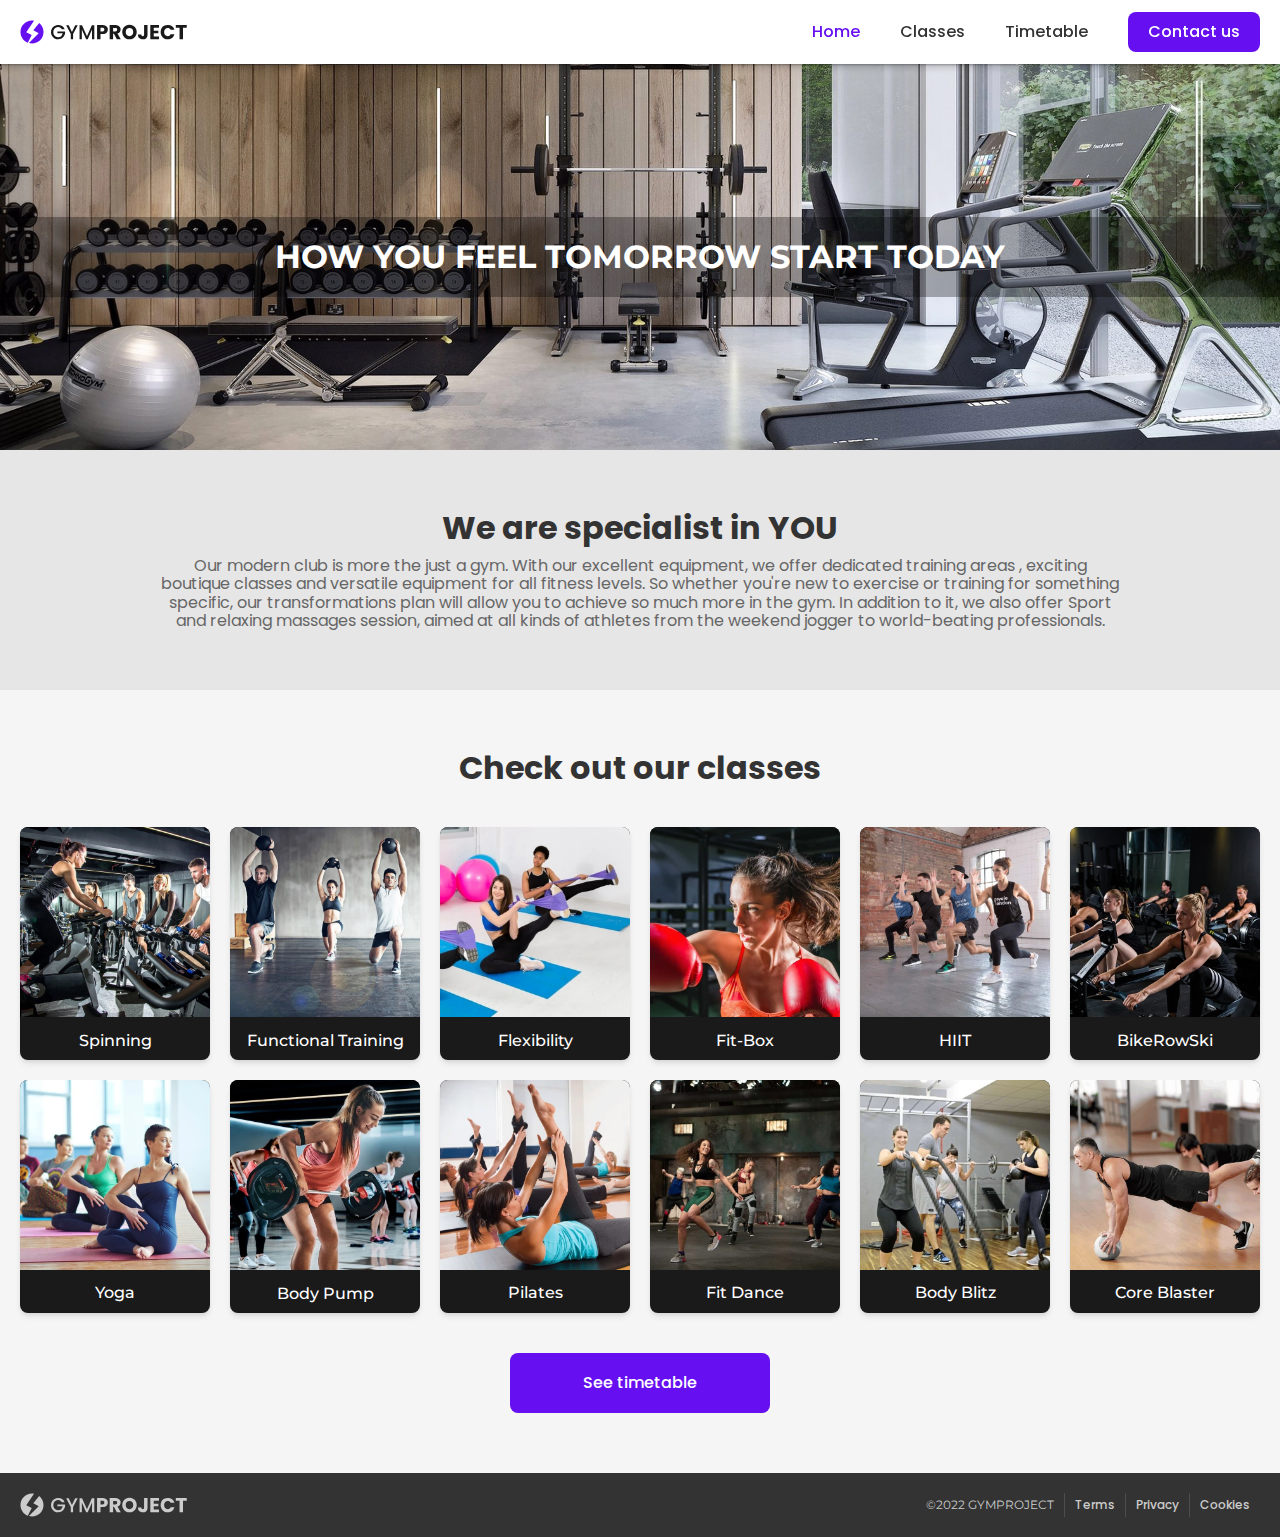
<file: index.html>
<!DOCTYPE html>
<html lang="en">
  <head>
    <meta charset="UTF-8" />
    <meta http-equiv="X-UA-Compatible" content="IE=edge" />
    <meta name="viewport" content="width=device-width, initial-scale=1.0" />
    <title>GYMPROJECT</title>
    <meta
      name="keywords"
      content="gym, fitness, yoga, pilates, boxing, dance, class, sport, massage, near me"
    />
    <meta
      name="description"
      content="Our modern club is more the just a gym. With our excellent equipment, we offer dedicated training areas , exciting boutique classes and versatile equipment for all fitness levels. So whether you're new to exercise or training for something specific, our transformations plan will allow you to achieve so much more in the gym. In addition to it, we also offer Sport and relaxing massages session, aimed at all kinds of athletes from the weekend jogger to world-beating professionals."
    />
    <meta name="author" content="Luiz Canedo and Giulia Culoma" />
    <link rel="icon" type="image/x-icon" href="./images/favicon.png" />
    <!-- Preload hero image -->
    <link rel="preload" as="image" href="./images/hero-image.webp" />
    <!-- CSS styles -->
    <link rel="stylesheet" href="./css/normalize.css" />
    <link rel="stylesheet" href="./css/main.css" />
    <link rel="stylesheet" href="./css/homepage.css" />
    <!-- Google fonts -->
    <style>
      @import url('https://fonts.googleapis.com/css2?family=Montserrat:wght@400;500;700&family=Poppins:wght@400;500;700&family=Material+Symbols+Outlined:opsz,wght,FILL,GRAD@48,400,0,0&display=swap');
    </style>
    <!-- jQuery -->
    <script src="https://ajax.googleapis.com/ajax/libs/jquery/3.6.1/jquery.min.js"></script>
  </head>

  <body>
    <!-- Header -->
    <header>
      <!-- Top navigation bar -->
      <div id="topbar" class="topbar-wrapper">
        <div class="topbar container">
          <!-- Logo -->
          <div class="topbar__logo-wrapper">
            <a class="topbar__logo" href="./index.html">
              <img
                src="./images/logo.svg"
                width="168"
                height="24"
                alt="GYMPROJECT logo"
              />
            </a>
          </div>

          <!-- Topbar navigation menu -->
          <nav class="show-laptop-up">
            <ul class="topbar__navbar">
              <li class="topbar__navbar__item">
                <a
                  class="topbar__navbar__link current-page"
                  href="./index.html"
                >
                  Home
                </a>
              </li>
              <li class="topbar__navbar__item">
                <a class="topbar__navbar__link" href="./classes.html">
                  Classes
                </a>
              </li>
              <li class="topbar__navbar__item">
                <a class="topbar__navbar__link" href="./timetable.html">
                  Timetable
                </a>
              </li>
              <li class="topbar__navbar__item">
                <a
                  class="topbar__navbar__button button button--primary button--small"
                  href="./contact.html"
                >
                  Contact us
                </a>
              </li>
            </ul>
          </nav>

          <!-- Open drawer, only shows on laptop screen size and up -->
          <div
            class="topbar__menu-button drawer-switch button-icon hide-laptop-up"
          >
            <span class="material-symbols-outlined">menu</span>
          </div>
        </div>
      </div>
    </header>

    <!-- Only shows on laptop screen size and up -->
    <aside class="hide-laptop-up">
      <!-- Side navigation drawer -->
      <div id="drawer" class="drawer-wrapper">
        <div class="drawer">
          <!-- Drawer header -->
          <div class="drawer__header">
            <!-- Logo -->
            <div class="drawer__header__logo-wrapper">
              <a class="drawer__header__logo" href="./index.html">
                <img
                  src="./images/logo.svg"
                  width="168"
                  height="24"
                  alt="GYMPROJECT logo"
                />
              </a>
            </div>

            <!-- Close drawer, only shows on laptop screen size and up -->
            <div class="drawer__close-button drawer-switch button-icon">
              <span class="material-symbols-outlined">close</span>
            </div>
          </div>

          <!-- Drawer navigation menu -->
          <nav>
            <ul class="drawer__sidenav">
              <li class="drawer__sidenav__item">
                <a
                  class="drawer__sidenav__link current-page"
                  href="./index.html"
                >
                  Home
                </a>
              </li>
              <li class="drawer__sidenav__item">
                <a class="drawer__sidenav__link" href="./classes.html">
                  Classes
                </a>
              </li>
              <li class="drawer__sidenav__item">
                <a class="drawer__sidenav__link" href="./timetable.html">
                  Timetable
                </a>
              </li>
              <li class="drawer__sidenav__item">
                <a
                  class="drawer__sidenav__button button button--primary button--large button--full-width"
                  href="./contact.html"
                >
                  Contact us
                </a>
              </li>
            </ul>
          </nav>
        </div>
      </div>

      <!-- Drawer backdrop, block user clicks until the drawer is closed. -->
      <div id="drawer-backdrop" class="drawer-backdrop drawer-switch"></div>
    </aside>

    <!-- Page content -->
    <div class="page-content">
      <!-- Main -->
      <main>
        <div class="main-wrapper">
          <!-- Homepage hero image section -->
          <div class="homepage__hero-image section-wrapper">
            <div class="homepage__hero-image__title">
              <h1>HOW YOU FEEL TOMORROW START TODAY</h1>
            </div>
          </div>

          <!-- About section -->
          <div class="about-section section-wrapper">
            <!-- Section Header -->
            <div class="section__header container">
              <h1 class="section__header__title">We are specialist in YOU</h1>
              <p class="section__header__subtitle">
                Our modern club is more the just a gym. With our excellent
                equipment, we offer dedicated training areas , exciting boutique
                classes and versatile equipment for all fitness levels. So
                whether you're new to exercise or training for something
                specific, our transformations plan will allow you to achieve so
                much more in the gym. In addition to it, we also offer Sport and
                relaxing massages session, aimed at all kinds of athletes from
                the weekend jogger to world-beating professionals.
              </p>
            </div>
          </div>

          <!-- Classes section -->
          <div class="classes-section section-wrapper">
            <!-- Section Header -->
            <div class="section__header container">
              <h1 class="section__header__title">Check out our classes</h1>
            </div>

            <!-- Section Content -->
            <div class="section-content container">
              <!-- Class car wrapper -->
              <div class="class-card-wrapper">
                <!-- Class card 1 -->
                <div class="class-card">
                  <a
                    href="classes.html#spinning"
                    title="Learn more about our Spinning class"
                  >
                    <div class="class-card__image">
                      <img
                        src="./images/classes/spinning-class.webp"
                        alt="Spinning class"
                        width="180"
                        height="180"
                      />
                    </div>
                    <div class="class-card__content">
                      <span class="class-card__title">Spinning</span>
                    </div>
                  </a>
                </div>
                <!-- Class card 2 -->
                <div class="class-card">
                  <a
                    href="classes.html#functional"
                    title="Learn more about our Functional Training class"
                  >
                    <div class="class-card__image">
                      <img
                        src="./images/classes/functional-class.webp"
                        alt="Functional training class"
                        width="180"
                        height="180"
                      />
                    </div>
                    <div class="class-card__content">
                      <span class="class-card__title">Functional Training</span>
                    </div>
                  </a>
                </div>
                <!--Class card 3-->
                <div class="class-card">
                  <a
                    href="classes.html#flexibility"
                    title="Learn more about our Flexibility class"
                  >
                    <div class="class-card__image">
                      <img
                        src="./images/classes/flexibility-class.webp"
                        alt="Flexibility class"
                        width="180"
                        height="180"
                      />
                    </div>
                    <div class="class-card__content">
                      <span class="class-card__title">Flexibility</span>
                    </div>
                  </a>
                </div>
                <!--Class card 4-->
                <div class="class-card">
                  <a
                    href="classes.html#fit-box"
                    title="Learn more about our Fit-Box class"
                  >
                    <div class="class-card__image">
                      <img
                        src="./images/classes/fit-box-class.webp"
                        alt="Fit-Box class"
                        width="180"
                        height="180"
                      />
                    </div>
                    <div class="class-card__content">
                      <span class="class-card__title">Fit-Box</span>
                    </div>
                  </a>
                </div>
                <!--Class card 5-->
                <div class="class-card">
                  <a
                    href="classes.html#hiit"
                    title="Learn more about our HIIT class"
                  >
                    <div class="class-card__image">
                      <img
                        src="./images/classes/hiit-class.webp"
                        alt="HIIT class"
                        width="180"
                        height="180"
                      />
                    </div>
                    <div class="class-card__content">
                      <span class="class-card__title">HIIT</span>
                    </div>
                  </a>
                </div>
                <!--Class card 6-->
                <div class="class-card">
                  <a
                    href="classes.html#bikerowski"
                    title="Learn more about our  class"
                  >
                    <div class="class-card__image">
                      <img
                        src="./images/classes/bikerowski-class.webp"
                        alt="BikeRowSki class"
                        width="180"
                        height="180"
                      />
                    </div>
                    <div
                      class="class-card__content"
                      title="Learn more about our BikeRowSki class"
                    >
                      <span class="class-card__title">BikeRowSki</span>
                    </div>
                  </a>
                </div>
                <!--Class card 7-->
                <div class="class-card">
                  <a
                    href="classes.html#yoga"
                    title="Learn more about our Yoga class"
                  >
                    <div class="class-card__image">
                      <img
                        src="./images/classes/yoga-class.webp"
                        alt="Yoga class"
                        width="180"
                        height="180"
                      />
                    </div>
                    <div class="class-card__content">
                      <span class="class-card__title">Yoga</span>
                    </div>
                  </a>
                </div>
                <!--Class card 8-->
                <div class="class-card">
                  <a
                    href="classes.html#body-pump"
                    title="Learn more about our Body Pump class"
                  >
                    <div class="class-card__image">
                      <img
                        src="./images/classes/body-pump-class.webp"
                        alt="Body pump class"
                        width="180"
                        height="180"
                      />
                    </div>
                    <div class="class-card__content">
                      <span class="class-card__title">Body Pump</span>
                    </div>
                  </a>
                </div>
                <!--Class card 9-->
                <div class="class-card">
                  <a
                    href="classes.html#pilates"
                    title="Learn more about our Pilates class"
                  >
                    <div class="class-card__image">
                      <img
                        src="./images/classes/pilates-class.webp"
                        alt="Pilates class"
                        width="180"
                        height="180"
                      />
                    </div>
                    <div class="class-card__content">
                      <span class="class-card__title">Pilates</span>
                    </div>
                  </a>
                </div>
                <!--Class card 10-->
                <div class="class-card">
                  <a
                    href="classes.html#fit-dance"
                    title="Learn more about our Fit Dance class"
                  >
                    <div class="class-card__image">
                      <img
                        src="./images/classes/fit-dance-class.webp"
                        alt="Fit dance class"
                        width="180"
                        height="180"
                      />
                    </div>
                    <div class="class-card__content">
                      <span class="class-card__title">Fit Dance</span>
                    </div>
                  </a>
                </div>
                <!--Class card 11-->
                <div class="class-card">
                  <a
                    href="classes.html#body-blitz"
                    title="Learn more about our Body Blitz class"
                  >
                    <div class="class-card__image">
                      <img
                        src="./images/classes/body-blitz-class.webp"
                        alt="Body blitz class"
                        width="180"
                        height="180"
                      />
                    </div>
                    <div class="class-card__content">
                      <span class="class-card__title">Body Blitz</span>
                    </div>
                  </a>
                </div>
                <!--Class card 12-->
                <div class="class-card">
                  <a
                    href="classes.html#core-blaster"
                    title="Learn more about our Core Blaster class"
                  >
                    <div class="class-card__image">
                      <img
                        src="./images/classes/core-blaster-class.webp"
                        alt="Core blaster class"
                        width="180"
                        height="180"
                      />
                    </div>
                    <div class="class-card__content">
                      <span class="class-card__title">Core Blaster</span>
                    </div>
                  </a>
                </div>
              </div>
            </div>

            <!-- Section Content -->
            <div class="section-content container">
              <div class="button-wrapper">
                <a
                  class="button button--primary button--large"
                  href="./timetable.html"
                >
                  See timetable
                </a>
              </div>
            </div>
          </div>
        </div>
      </main>

      <!-- Footer -->
      <footer>
        <div class="footer-wrapper">
          <div class="footer-content container">
            <div class="footer-columns">
              <!-- Logo -->
              <div class="footer__logo-wrapper">
                <a class="footer__logo" href="./index.html">
                  <img
                    src="./images/logo-light.svg"
                    width="168"
                    height="24"
                    alt="GYMPROJECT logo"
                  />
                </a>
              </div>

              <!-- Footer information -->
              <div class="footer-info">
                <span>&copy;2022 GYMPROJECT</span>

                <!-- Footer navigation menu -->
                <nav>
                  <ul class="footer__nav">
                    <li class="footer__nav__item">
                      <a
                        class="footer__nav__link footer-policy-link"
                        href="./terms.html"
                      >
                        Terms
                      </a>
                    </li>
                    <li class="footer__nav__item">
                      <a
                        class="footer__nav__link footer-policy-link"
                        href="./privacy.html"
                      >
                        Privacy
                      </a>
                    </li>
                    <li class="footer__nav__item">
                      <a
                        class="footer__nav__link footer-policy-link"
                        href="./cookies.html"
                      >
                        Cookies
                      </a>
                    </li>
                  </ul>
                </nav>
              </div>
            </div>
          </div>
        </div>
      </footer>
    </div>

    <!-- Main JavaScript file -->
    <script src="./js/main.js"></script>
  </body>
</html>
</file>
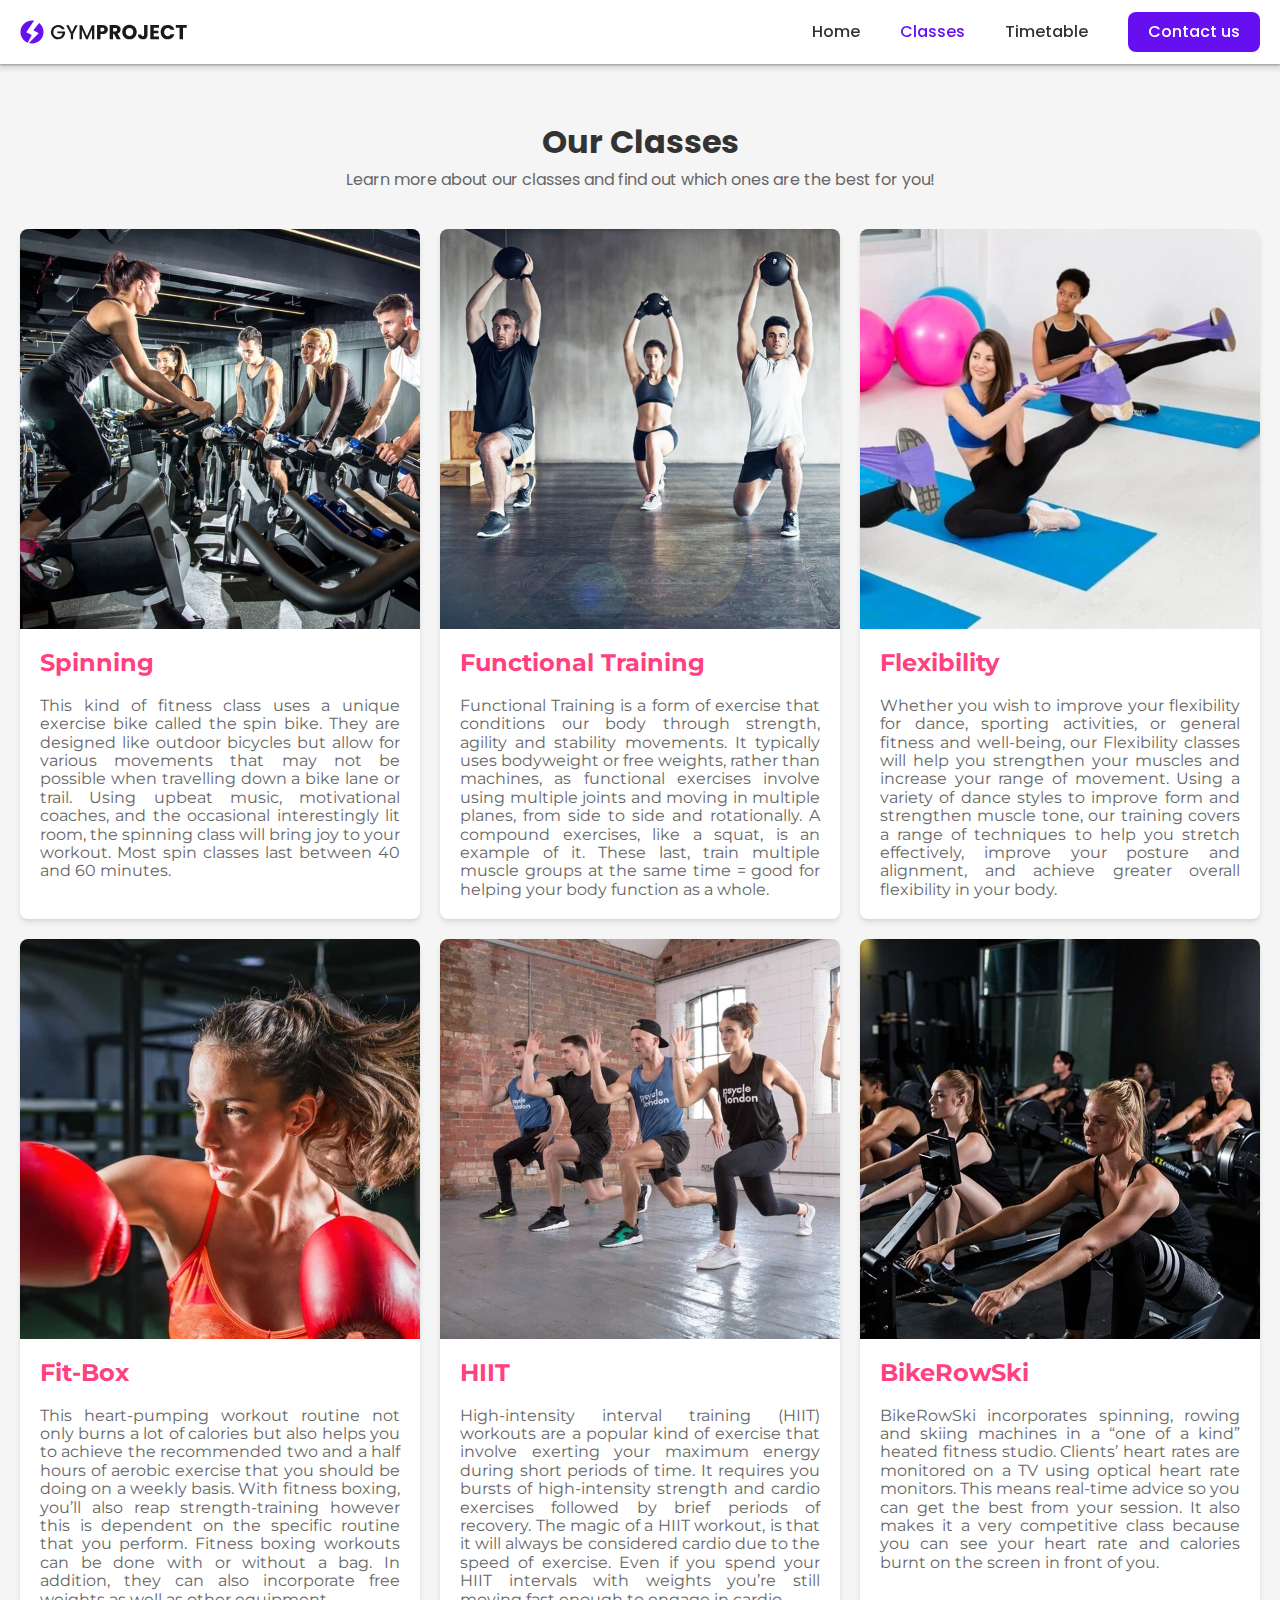
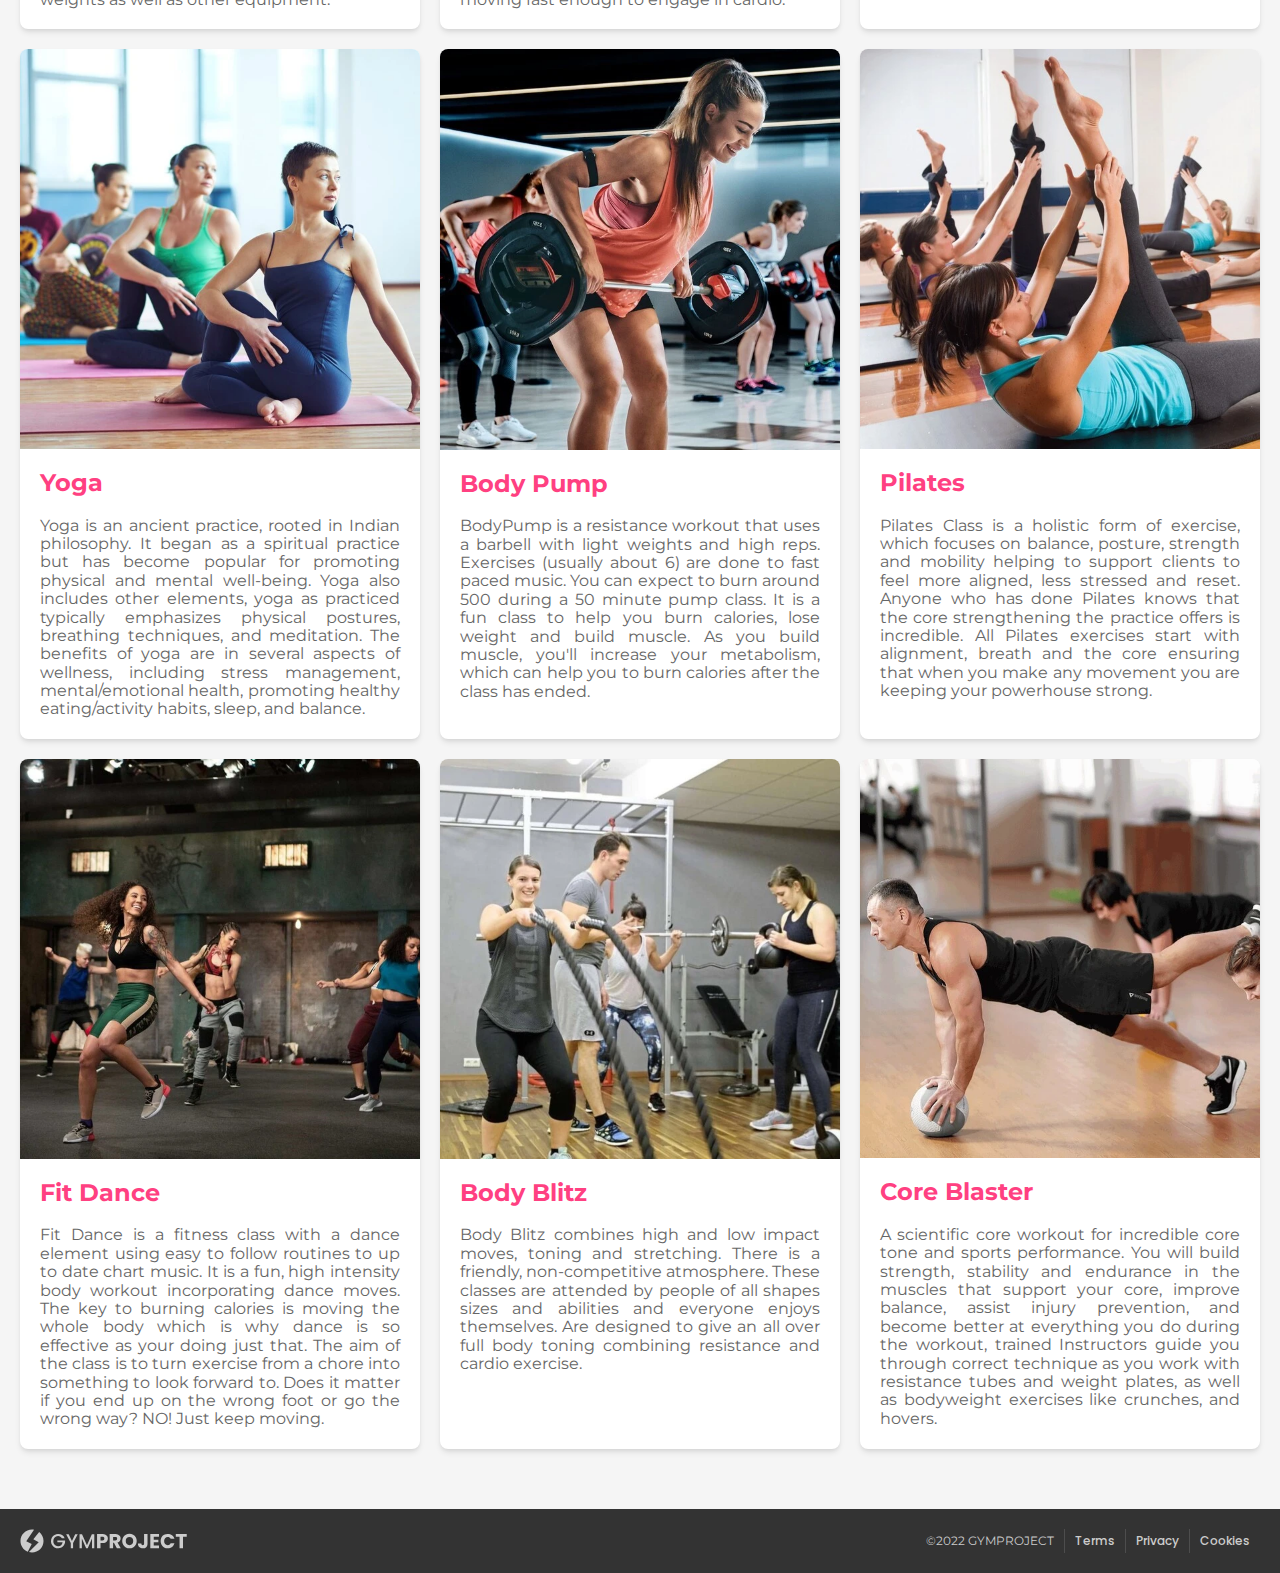
<file: classes.html>
<!DOCTYPE html>
<html lang="en">
  <head>
    <meta charset="UTF-8" />
    <meta http-equiv="X-UA-Compatible" content="IE=edge" />
    <meta name="viewport" content="width=device-width, initial-scale=1.0" />
    <title>Classes | GYMPROJECT</title>
    <meta
      name="keywords"
      content="gym, fitness, yoga, pilates, boxing, dance, class, sport, massage, near me"
    />
    <meta
      name="description"
      content="Learn more about each of our fitness classes: Spinning, Fit Box, Functional Training, Flexibility, HIIT, BikeRowSki, Yoga, Body-Pump, Pilates, Fit Dance, Body Blitz and Core Blaster."
    />
    <meta name="author" content="Luiz Canedo and Giulia Culoma" />
    <link rel="icon" type="image/x-icon" href="./images/favicon.png" />
    <!-- CSS styles -->
    <link rel="stylesheet" href="./css/normalize.css" />
    <link rel="stylesheet" href="./css/main.css" />
    <link rel="stylesheet" href="./css/classes.css" />
    <!-- Google fonts -->
    <style>
      @import url('https://fonts.googleapis.com/css2?family=Montserrat:wght@400;500;700&family=Poppins:wght@400;500;700&family=Material+Symbols+Outlined:opsz,wght,FILL,GRAD@48,400,0,0&display=swap');
    </style>
    <!-- jQuery -->
    <script src="https://ajax.googleapis.com/ajax/libs/jquery/3.6.1/jquery.min.js"></script>
  </head>

  <body>
    <!-- Header -->
    <header>
      <!-- Top navigation bar -->
      <div id="topbar" class="topbar-wrapper">
        <div class="topbar container">
          <!-- Logo -->
          <div class="topbar__logo-wrapper">
            <a class="topbar__logo" href="./index.html">
              <img
                src="./images/logo.svg"
                width="168"
                height="24"
                alt="GYMPROJECT logo"
              />
            </a>
          </div>

          <!-- Topbar navigation menu -->
          <nav class="show-laptop-up">
            <ul class="topbar__navbar">
              <li class="topbar__navbar__item">
                <a class="topbar__navbar__link" href="./index.html">Home</a>
              </li>
              <li class="topbar__navbar__item">
                <a
                  class="topbar__navbar__link current-page"
                  href="./classes.html"
                >
                  Classes
                </a>
              </li>
              <li class="topbar__navbar__item">
                <a class="topbar__navbar__link" href="./timetable.html">
                  Timetable
                </a>
              </li>
              <li class="topbar__navbar__item">
                <a
                  class="topbar__navbar__button button button--primary button--small"
                  href="./contact.html"
                >
                  Contact us
                </a>
              </li>
            </ul>
          </nav>

          <!-- Open drawer, only shows on laptop screen size and up -->
          <div
            class="topbar__menu-button drawer-switch button-icon hide-laptop-up"
          >
            <span class="material-symbols-outlined">menu</span>
          </div>
        </div>
      </div>
    </header>

    <!-- Only shows on laptop screen size and up -->
    <aside class="hide-laptop-up">
      <!-- Side navigation drawer -->
      <div id="drawer" class="drawer-wrapper">
        <div class="drawer">
          <!-- Drawer header -->
          <div class="drawer__header">
            <!-- Logo -->
            <div class="drawer__header__logo-wrapper">
              <a class="drawer__header__logo" href="./index.html">
                <img
                  src="./images/logo.svg"
                  width="168"
                  height="24"
                  alt="GYMPROJECT logo"
                />
              </a>
            </div>

            <!-- Close drawer, only shows on laptop screen size and up -->
            <div class="drawer__close-button drawer-switch button-icon">
              <span class="material-symbols-outlined">close</span>
            </div>
          </div>

          <!-- Drawer navigation menu -->
          <nav>
            <ul class="drawer__sidenav">
              <li class="drawer__sidenav__item">
                <a class="drawer__sidenav__link" href="./index.html">Home</a>
              </li>
              <li class="drawer__sidenav__item">
                <a
                  class="drawer__sidenav__link current-page"
                  href="./classes.html"
                >
                  Classes
                </a>
              </li>
              <li class="drawer__sidenav__item">
                <a class="drawer__sidenav__link" href="./timetable.html">
                  Timetable
                </a>
              </li>
              <li class="drawer__sidenav__item">
                <a
                  class="drawer__sidenav__button button button--primary button--large button--full-width"
                  href="./contact.html"
                >
                  Contact us
                </a>
              </li>
            </ul>
          </nav>
        </div>
      </div>

      <!-- Drawer backdrop, block user clicks until the drawer is closed. -->
      <div id="drawer-backdrop" class="drawer-backdrop drawer-switch"></div>
    </aside>

    <!-- Page content -->
    <div class="page-content">
      <!-- Main -->
      <main>
        <div class="main-wrapper">
          <!-- Section -->
          <div class="section-wrapper">
            <!-- Section Header -->
            <div class="section__header container">
              <h1 class="section__header__title">Our Classes</h1>
              <p class="section__header__subtitle">
                Learn more about our classes and find out which ones are the
                best for you!
              </p>
            </div>

            <!-- Section Content -->
            <div class="section-content container">
              <!-- Class card wrapper -->
              <div class="class-card-wrapper">
                <!-- Class card 1 -->
                <div id="spinning" class="class-card">
                  <div class="class-card__image">
                    <img
                      src="./images/classes/spinning-class.webp"
                      alt="Spinning class"
                      width="300"
                      height="300"
                    />
                  </div>
                  <div class="class-card__content">
                    <h2 class="class-card__title">Spinning</h2>
                    <p class="class-card__description">
                      This kind of fitness class uses a unique exercise bike
                      called the spin bike. They are designed like outdoor
                      bicycles but allow for various movements that may not be
                      possible when travelling down a bike lane or trail. Using
                      upbeat music, motivational coaches, and the occasional
                      interestingly lit room, the spinning class will bring joy
                      to your workout. Most spin classes last between 40 and 60
                      minutes.
                    </p>
                  </div>
                </div>
                <!-- Class card 2 -->
                <div id="functional" class="class-card">
                  <div class="class-card__image">
                    <img
                      src="./images/classes/functional-class.webp"
                      alt="Functional training class"
                      width="300"
                      height="300"
                    />
                  </div>
                  <div class="class-card__content">
                    <h2 class="class-card__title">Functional Training</h2>
                    <p class="class-card__description">
                      Functional Training is a form of exercise that conditions
                      our body through strength, agility and stability
                      movements. It typically uses bodyweight or free weights,
                      rather than machines, as functional exercises involve
                      using multiple joints and moving in multiple planes, from
                      side to side and rotationally. A compound exercises, like
                      a squat, is an example of it. These last, train multiple
                      muscle groups at the same time = good for helping your
                      body function as a whole.
                    </p>
                  </div>
                </div>
                <!--Class card 3-->
                <div id="flexibility" class="class-card">
                  <div class="class-card__image">
                    <img
                      src="./images/classes/flexibility-class.webp"
                      alt="Flexibility class"
                      width="300"
                      height="300"
                    />
                  </div>
                  <div class="class-card__content">
                    <h2 class="class-card__title">Flexibility</h2>
                    <p class="class-card__description">
                      Whether you wish to improve your flexibility for dance,
                      sporting activities, or general fitness and well-being,
                      our Flexibility classes will help you strengthen your
                      muscles and increase your range of movement. Using a
                      variety of dance styles to improve form and strengthen
                      muscle tone, our training covers a range of techniques to
                      help you stretch effectively, improve your posture and
                      alignment, and achieve greater overall flexibility in your
                      body.
                    </p>
                  </div>
                </div>
                <!--Class card 4-->
                <div id="fit-box" class="class-card">
                  <div class="class-card__image">
                    <img
                      src="./images/classes/fit-box-class.webp"
                      alt="Fit-Box class"
                      width="300"
                      height="300"
                    />
                  </div>
                  <div class="class-card__content">
                    <h2 class="class-card__title">Fit-Box</h2>
                    <p class="class-card__description">
                      This heart-pumping workout routine not only burns a lot of
                      calories but also helps you to achieve the recommended two
                      and a half hours of aerobic exercise that you should be
                      doing on a weekly basis. With fitness boxing, you’ll also
                      reap strength-training however this is dependent on the
                      specific routine that you perform. Fitness boxing workouts
                      can be done with or without a bag. In addition, they can
                      also incorporate free weights as well as other equipment.
                    </p>
                  </div>
                </div>
                <!--Class card 5-->
                <div id="hiit" class="class-card">
                  <div class="class-card__image">
                    <img
                      src="./images/classes/hiit-class.webp"
                      alt="HIIT class"
                      width="300"
                      height="300"
                    />
                  </div>
                  <div class="class-card__content">
                    <h2 class="class-card__title">HIIT</h2>
                    <p class="class-card__description">
                      High-intensity interval training (HIIT) workouts are a
                      popular kind of exercise that involve exerting your
                      maximum energy during short periods of time. It requires
                      you bursts of high-intensity strength and cardio exercises
                      followed by brief periods of recovery. The magic of a HIIT
                      workout, is that it will always be considered cardio due
                      to the speed of exercise. Even if you spend your HIIT
                      intervals with weights you’re still moving fast enough to
                      engage in cardio.
                    </p>
                  </div>
                </div>
                <!--Class card 6-->
                <div id="bikerowski" class="class-card">
                  <div class="class-card__image">
                    <img
                      src="./images/classes/bikerowski-class.webp"
                      alt="BikeRowSki class"
                      width="300"
                      height="300"
                    />
                  </div>
                  <div class="class-card__content">
                    <h2 class="class-card__title">BikeRowSki</h2>
                    <p class="class-card__description">
                      BikeRowSki incorporates spinning, rowing and skiing
                      machines in a “one of a kind” heated fitness studio.
                      Clients’ heart rates are monitored on a TV using optical
                      heart rate monitors. This means real-time advice so you
                      can get the best from your session. It also makes it a
                      very competitive class because you can see your heart rate
                      and calories burnt on the screen in front of you.
                    </p>
                  </div>
                </div>
                <!--Class card 7-->
                <div id="yoga" class="class-card">
                  <div class="class-card__image">
                    <img
                      src="./images/classes/yoga-class.webp"
                      alt="Yoga class"
                      width="300"
                      height="300"
                    />
                  </div>
                  <div class="class-card__content">
                    <h2 class="class-card__title">Yoga</h2>
                    <p class="class-card__description">
                      Yoga is an ancient practice, rooted in Indian philosophy.
                      It began as a spiritual practice but has become popular
                      for promoting physical and mental well-being. Yoga also
                      includes other elements, yoga as practiced typically
                      emphasizes physical postures, breathing techniques, and
                      meditation. The benefits of yoga are in several aspects of
                      wellness, including stress management, mental/emotional
                      health, promoting healthy eating/activity habits, sleep,
                      and balance.
                    </p>
                  </div>
                </div>
                <!--Class card 8-->
                <div id="body-pump" class="class-card">
                  <div class="class-card__image">
                    <img
                      src="./images/classes/body-pump-class.webp"
                      alt="Body pump class"
                      width="300"
                      height="300"
                    />
                  </div>
                  <div class="class-card__content">
                    <h2 class="class-card__title">Body Pump</h2>
                    <p class="class-card__description">
                      BodyPump is a resistance workout that uses a barbell with
                      light weights and high reps. Exercises (usually about 6)
                      are done to fast paced music. You can expect to burn
                      around 500 during a 50 minute pump class. It is a fun
                      class to help you burn calories, lose weight and build
                      muscle. As you build muscle, you'll increase your
                      metabolism, which can help you to burn calories after the
                      class has ended.
                    </p>
                  </div>
                </div>
                <!--Class card 9-->
                <div id="pilates" class="class-card">
                  <div class="class-card__image">
                    <img
                      src="./images/classes/pilates-class.webp"
                      alt="Pilates class"
                      width="300"
                      height="300"
                    />
                  </div>
                  <div class="class-card__content">
                    <h2 class="class-card__title">Pilates</h2>
                    <p class="class-card__description">
                      Pilates Class is a holistic form of exercise, which
                      focuses on balance, posture, strength and mobility helping
                      to support clients to feel more aligned, less stressed and
                      reset. Anyone who has done Pilates knows that the core
                      strengthening the practice offers is incredible. All
                      Pilates exercises start with alignment, breath and the
                      core ensuring that when you make any movement you are
                      keeping your powerhouse strong.
                    </p>
                  </div>
                </div>
                <!--Class card 10-->
                <div id="fit-dance" class="class-card">
                  <div class="class-card__image">
                    <img
                      src="./images/classes/fit-dance-class.webp"
                      alt="Fit dance class"
                      width="300"
                      height="300"
                    />
                  </div>
                  <div class="class-card__content">
                    <h2 class="class-card__title">Fit Dance</h2>
                    <p class="class-card__description">
                      Fit Dance is a fitness class with a dance element using
                      easy to follow routines to up to date chart music. It is a
                      fun, high intensity body workout incorporating dance
                      moves. The key to burning calories is moving the whole
                      body which is why dance is so effective as your doing just
                      that. The aim of the class is to turn exercise from a
                      chore into something to look forward to. Does it matter if
                      you end up on the wrong foot or go the wrong way? NO! Just
                      keep moving.
                    </p>
                  </div>
                </div>
                <!--Class card 11-->
                <div id="body-blitz" class="class-card">
                  <div class="class-card__image">
                    <img
                      src="./images/classes/body-blitz-class.webp"
                      alt="Body blitz class"
                      width="300"
                      height="300"
                    />
                  </div>
                  <div class="class-card__content">
                    <h2 class="class-card__title">Body Blitz</h2>
                    <p class="class-card__description">
                      Body Blitz combines high and low impact moves, toning and
                      stretching. There is a friendly, non-competitive
                      atmosphere. These classes are attended by people of all
                      shapes sizes and abilities and everyone enjoys themselves.
                      Are designed to give an all over full body toning
                      combining resistance and cardio exercise.
                    </p>
                  </div>
                </div>
                <!--Class card 12-->
                <div id="core-blaster" class="class-card">
                  <div class="class-card__image">
                    <img
                      src="./images/classes/core-blaster-class.webp"
                      alt="Core blaster class"
                      width="300"
                      height="300"
                    />
                  </div>
                  <div class="class-card__content">
                    <h2 class="class-card__title">Core Blaster</h2>
                    <p class="class-card__description">
                      A scientific core workout for incredible core tone and
                      sports performance. You will build strength, stability and
                      endurance in the muscles that support your core, improve
                      balance, assist injury prevention, and become better at
                      everything you do during the workout, trained Instructors
                      guide you through correct technique as you work with
                      resistance tubes and weight plates, as well as bodyweight
                      exercises like crunches, and hovers.
                    </p>
                  </div>
                </div>
              </div>
            </div>
          </div>
        </div>
      </main>

      <!--Footer -->
      <footer>
        <div class="footer-wrapper">
          <div class="footer-content container">
            <div class="footer-columns">
              <!-- Logo -->
              <div class="footer__logo-wrapper">
                <a class="footer__logo" href="./index.html">
                  <img
                    src="./images/logo-light.svg"
                    width="168"
                    height="24"
                    alt="GYMPROJECT logo"
                  />
                </a>
              </div>

              <!-- Footer information -->
              <div class="footer-info">
                <span>&copy;2022 GYMPROJECT</span>

                <!-- Footer navigation menu -->
                <nav>
                  <ul class="footer__nav">
                    <li class="footer__nav__item">
                      <a
                        class="footer__nav__link footer-policy-link"
                        href="./terms.html"
                      >
                        Terms
                      </a>
                    </li>
                    <li class="footer__nav__item">
                      <a
                        class="footer__nav__link footer-policy-link"
                        href="./privacy.html"
                      >
                        Privacy
                      </a>
                    </li>
                    <li class="footer__nav__item">
                      <a
                        class="footer__nav__link footer-policy-link"
                        href="./cookies.html"
                      >
                        Cookies
                      </a>
                    </li>
                  </ul>
                </nav>
              </div>
            </div>
          </div>
        </div>
      </footer>
    </div>

    <!-- Main JavaScript file -->
    <script src="./js/main.js"></script>
  </body>
</html>
</file>
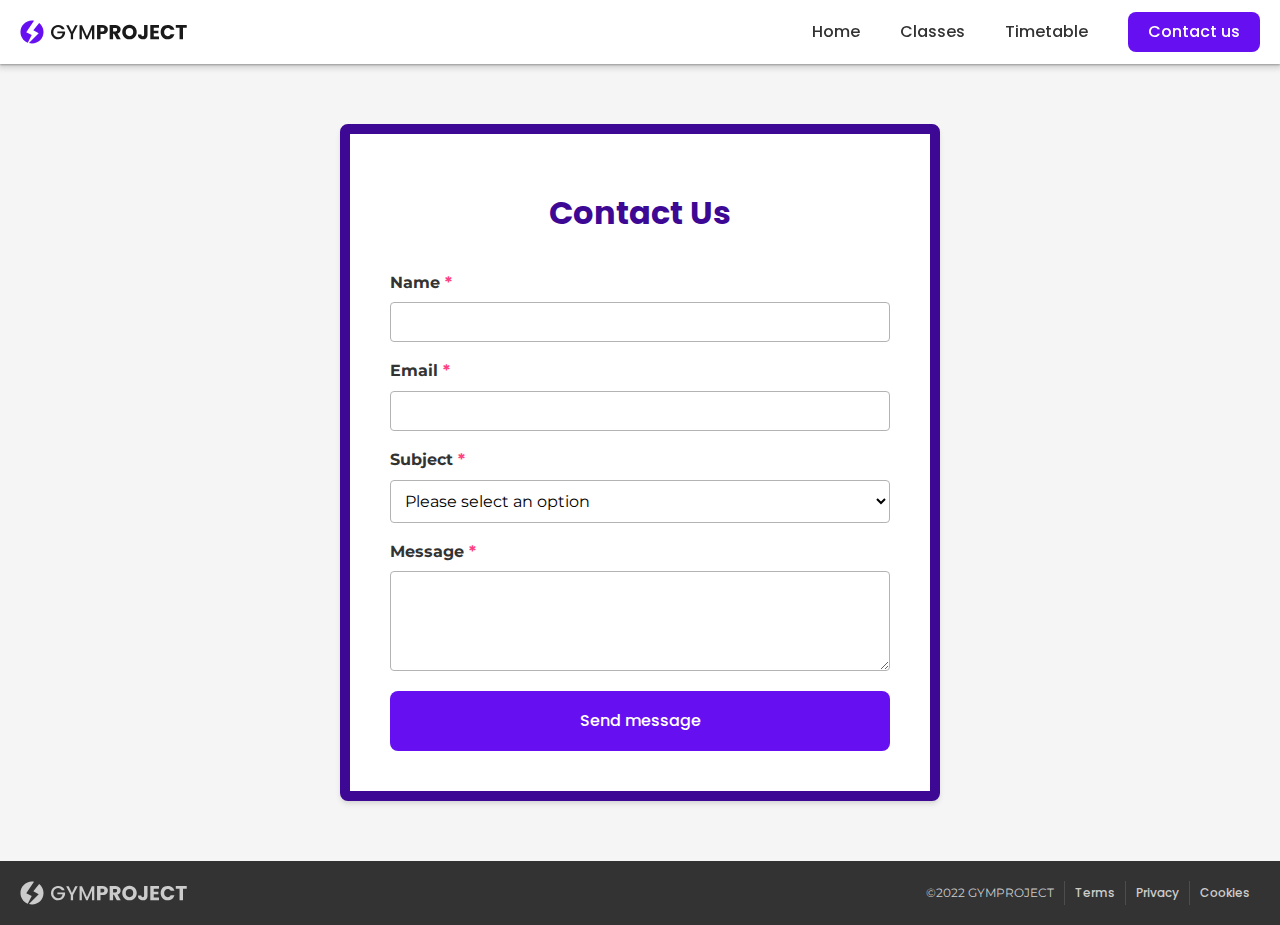
<file: contact.html>
<!DOCTYPE html>
<html lang="en">
  <head>
    <meta charset="UTF-8" />
    <meta http-equiv="X-UA-Compatible" content="IE=edge" />
    <meta name="viewport" content="width=device-width, initial-scale=1.0" />
    <title>Contact us | GYMPROJECT</title>
    <meta
      name="keywords"
      content="gym, fitness, yoga, pilates, boxing, dance, class, sport, massage, near me"
    />
    <meta
      name="description"
      content="Contact us for any general information, inquiries on how to become a member, reserve a spot for a fitness class or book a sport massage."
    />
    <meta name="author" content="Luiz Canedo and Giulia Culoma" />
    <link rel="icon" type="image/x-icon" href="./images/favicon.png" />
    <!-- CSS styles -->
    <link rel="stylesheet" href="./css/normalize.css" />
    <link rel="stylesheet" href="./css/main.css" />
    <link rel="stylesheet" href="./css/contact.css" />
    <!-- Google fonts -->
    <style>
      @import url('https://fonts.googleapis.com/css2?family=Montserrat:wght@400;500;700&family=Poppins:wght@400;500;700&family=Material+Symbols+Outlined:opsz,wght,FILL,GRAD@48,400,0,0&display=swap');
    </style>
    <!-- jQuery -->
    <script src="https://ajax.googleapis.com/ajax/libs/jquery/3.6.1/jquery.min.js"></script>
  </head>

  <body>
    <!-- Header -->
    <header>
      <!-- Top navigation bar -->
      <div id="topbar" class="topbar-wrapper">
        <div class="topbar container">
          <!-- Logo -->
          <div class="topbar__logo-wrapper">
            <a class="topbar__logo" href="./index.html">
              <img
                src="./images/logo.svg"
                width="168"
                height="24"
                alt="GYMPROJECT logo"
              />
            </a>
          </div>

          <!-- Topbar navigation menu -->
          <nav class="show-laptop-up">
            <ul class="topbar__navbar">
              <li class="topbar__navbar__item">
                <a class="topbar__navbar__link" href="./index.html">Home</a>
              </li>
              <li class="topbar__navbar__item">
                <a class="topbar__navbar__link" href="./classes.html">
                  Classes
                </a>
              </li>
              <li class="topbar__navbar__item">
                <a class="topbar__navbar__link" href="./timetable.html">
                  Timetable
                </a>
              </li>
              <li class="topbar__navbar__item">
                <a
                  class="topbar__navbar__button button button--primary button--small"
                  href="./contact.html"
                >
                  Contact us
                </a>
              </li>
            </ul>
          </nav>

          <!-- Open drawer, only shows on laptop screen size and up -->
          <div
            class="topbar__menu-button drawer-switch button-icon hide-laptop-up"
          >
            <span class="material-symbols-outlined">menu</span>
          </div>
        </div>
      </div>
    </header>

    <!-- Only shows on laptop screen size and up -->
    <aside class="hide-laptop-up">
      <!-- Side navigation drawer -->
      <div id="drawer" class="drawer-wrapper">
        <div class="drawer">
          <!-- Drawer header -->
          <div class="drawer__header">
            <!-- Logo -->
            <div class="drawer__header__logo-wrapper">
              <a class="drawer__header__logo" href="./index.html">
                <img
                  src="./images/logo.svg"
                  width="168"
                  height="24"
                  alt="GYMPROJECT logo"
                />
              </a>
            </div>

            <!-- Close drawer, only shows on laptop screen size and up -->
            <div class="drawer__close-button drawer-switch button-icon">
              <span class="material-symbols-outlined">close</span>
            </div>
          </div>

          <!-- Drawer navigation menu -->
          <nav>
            <ul class="drawer__sidenav">
              <li class="drawer__sidenav__item">
                <a class="drawer__sidenav__link" href="./index.html">Home</a>
              </li>
              <li class="drawer__sidenav__item">
                <a class="drawer__sidenav__link" href="./classes.html">
                  Classes
                </a>
              </li>
              <li class="drawer__sidenav__item">
                <a class="drawer__sidenav__link" href="./timetable.html">
                  Timetable
                </a>
              </li>
              <li class="drawer__sidenav__item">
                <a
                  class="drawer__sidenav__button button button--primary button--large button--full-width"
                  href="./contact.html"
                >
                  Contact us
                </a>
              </li>
            </ul>
          </nav>
        </div>
      </div>

      <!-- Drawer backdrop, block user clicks until the drawer is closed. -->
      <div id="drawer-backdrop" class="drawer-backdrop drawer-switch"></div>
    </aside>

    <!-- Page content -->
    <div class="page-content">
      <!-- Main -->
      <main>
        <div class="main-wrapper">
          <!-- Contact us section -->
          <div class="contact-form-section section-wrapper">
            <div class="section-content container">
              <!-- Card form -->
              <form id="contact-form">
                <div class="contact-form-box">
                  <h1 class="contact-card-title">Contact Us</h1>
                  <!-- Name -->
                  <div class="form-group">
                    <label for="name"
                      >Name <span class="accent-color">*</span></label
                    >
                    <input
                      type="text"
                      id="name"
                      name="name"
                      class="form-control"
                      spellcheck="false"
                      autocomplete="name"
                      minlength="2"
                      required
                    />
                  </div>
                  <!-- Email -->
                  <div class="form-group">
                    <label for="email"
                      >Email <span class="accent-color">*</span></label
                    >
                    <input
                      type="email"
                      id="email"
                      name="email"
                      class="form-control"
                      spellcheck="false"
                      autocomplete="email"
                      required
                    />
                  </div>
                  <!-- Subject -->
                  <div class="form-group">
                    <label for="subject"
                      >Subject <span class="accent-color">*</span></label
                    >
                    <select
                      id="subject"
                      name="subject"
                      class="form-select"
                      required
                    >
                      <option value selected>Please select an option</option>
                      <option value="join">I want to join!</option>
                      <option value="reserve-spot">
                        Reserve a spot in a class
                      </option>
                      <option value="book-massage">Book a sport massage</option>
                      <option value="general-info">General info</option>
                      <option value="give-feedback">Give feedback</option>
                      <option value="other">Other</option>
                    </select>
                  </div>
                  <!-- Message -->
                  <div class="form-group">
                    <label for="message"
                      >Message <span class="accent-color">*</span></label
                    >
                    <textarea
                      id="message"
                      name="message"
                      class="form-control"
                      spellcheck="true"
                      maxlength="500"
                      required
                    ></textarea>
                  </div>
                  <!-- Validation message -->
                  <div id="validation-message" style="display: none"></div>
                  <!-- Submit button -->
                  <input
                    id="submit-btn"
                    class="button button--primary button--large button--full-width"
                    type="submit"
                    value="Send message"
                  />
                </div>
              </form>
            </div>
          </div>
        </div>
      </main>

      <!-- Footer -->
      <footer>
        <div class="footer-wrapper">
          <div class="footer-content container">
            <div class="footer-columns">
              <!-- Logo -->
              <div class="footer__logo-wrapper">
                <a class="footer__logo" href="./index.html">
                  <img
                    src="./images/logo-light.svg"
                    width="168"
                    height="24"
                    alt="GYMPROJECT logo"
                  />
                </a>
              </div>

              <!-- Footer information -->
              <div class="footer-info">
                <span>&copy;2022 GYMPROJECT</span>

                <!-- Footer navigation menu -->
                <nav>
                  <ul class="footer__nav">
                    <li class="footer__nav__item">
                      <a
                        class="footer__nav__link footer-policy-link"
                        href="./terms.html"
                      >
                        Terms
                      </a>
                    </li>
                    <li class="footer__nav__item">
                      <a
                        class="footer__nav__link footer-policy-link"
                        href="./privacy.html"
                      >
                        Privacy
                      </a>
                    </li>
                    <li class="footer__nav__item">
                      <a
                        class="footer__nav__link footer-policy-link"
                        href="./cookies.html"
                      >
                        Cookies
                      </a>
                    </li>
                  </ul>
                </nav>
              </div>
            </div>
          </div>
        </div>
      </footer>
    </div>

    <!-- Main JavaScript file -->
    <script src="./js/main.js"></script>
    <!-- Contact JavaScript file -->
    <script type="text/javascript" src="./js/contact.js"></script>
  </body>
</html>
</file>
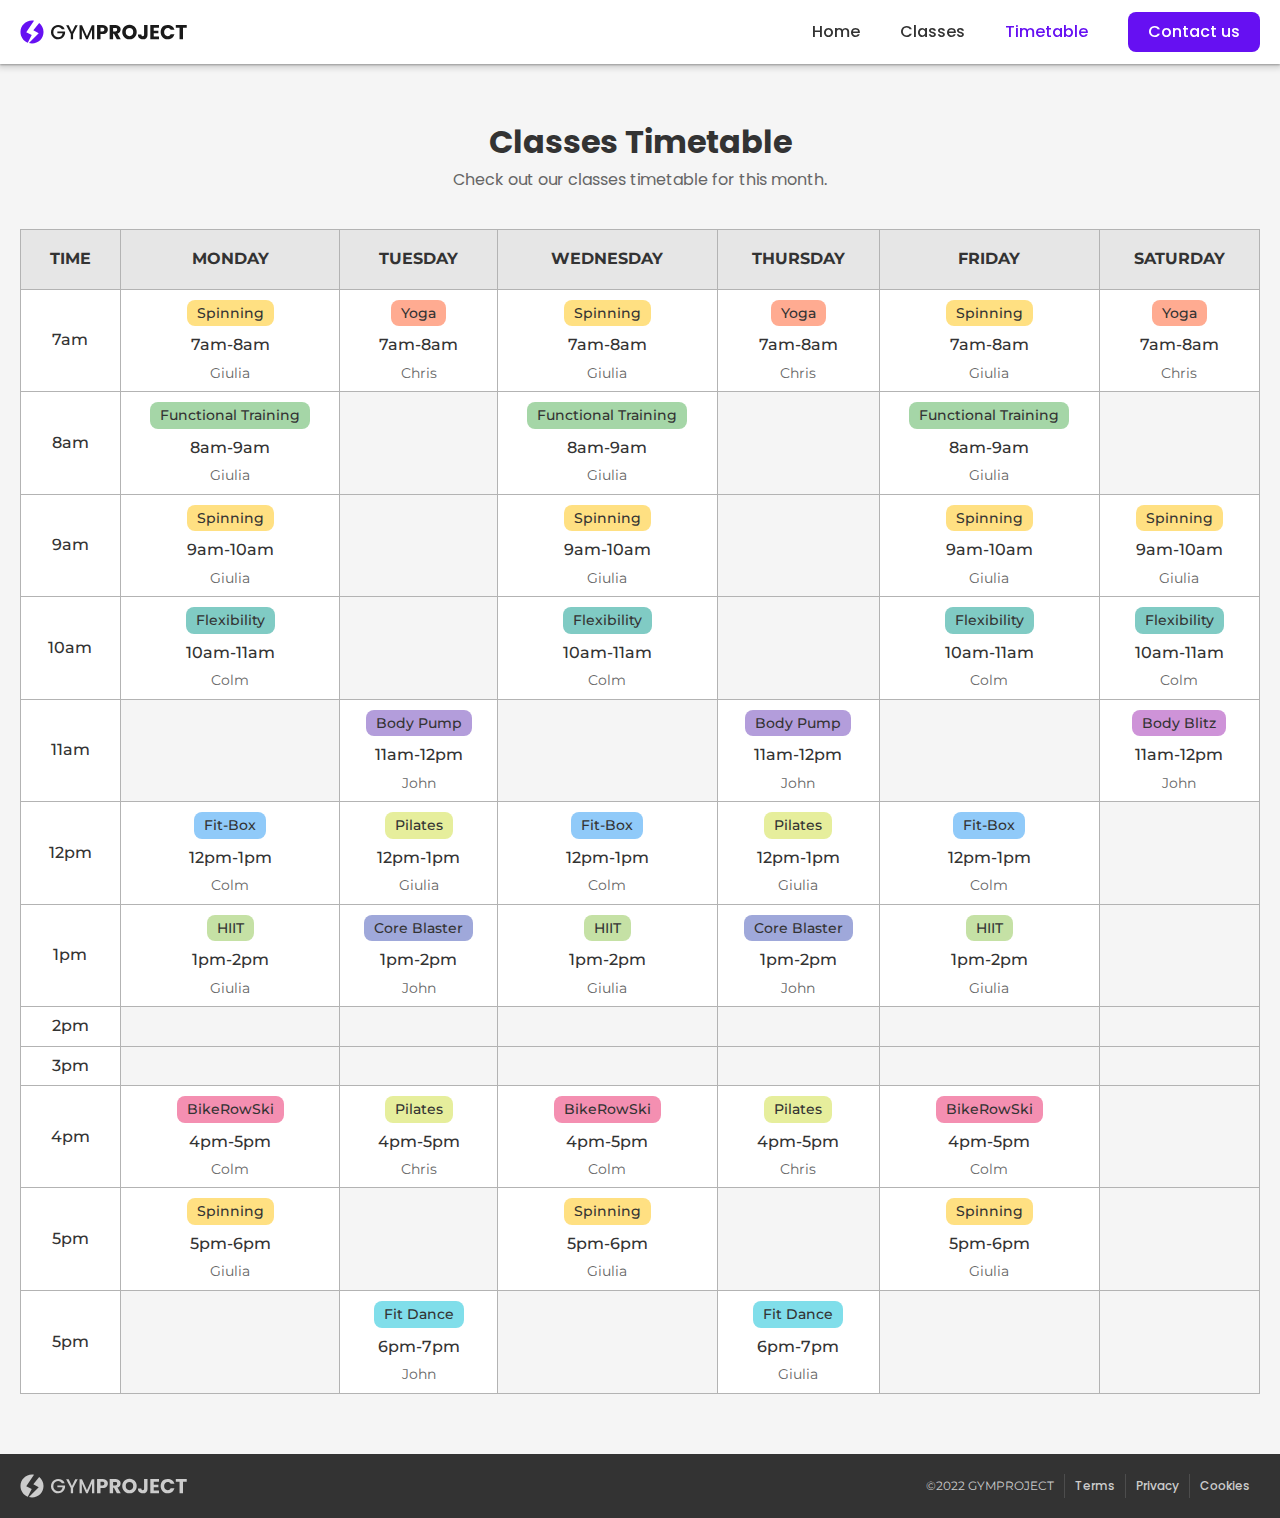
<file: timetable.html>
<!DOCTYPE html>
<html lang="en">
  <head>
    <meta charset="UTF-8" />
    <meta http-equiv="X-UA-Compatible" content="IE=edge" />
    <meta name="viewport" content="width=device-width, initial-scale=1.0" />
    <title>Timetable | GYMPROJECT</title>
    <meta
      name="keywords"
      content="gym, fitness, yoga, pilates, boxing, dance, class, sport, massage, near me"
    />
    <meta
      name="description"
      content="Check out our weekly fitness classes timetable, plan ahead and reserve a spot for your favourite fitness class."
    />
    <meta name="author" content="Luiz Canedo and Giulia Culoma" />
    <link rel="icon" type="image/x-icon" href="./images/favicon.png" />
    <!-- CSS styles -->
    <link rel="stylesheet" href="./css/normalize.css" />
    <link rel="stylesheet" href="./css/main.css" />
    <link rel="stylesheet" href="./css/timetable.css" />
    <!-- Google fonts -->
    <style>
      @import url('https://fonts.googleapis.com/css2?family=Montserrat:wght@400;500;700&family=Poppins:wght@400;500;700&family=Material+Symbols+Outlined:opsz,wght,FILL,GRAD@48,400,0,0&display=swap');
    </style>
    <!-- jQuery -->
    <script src="https://ajax.googleapis.com/ajax/libs/jquery/3.6.1/jquery.min.js"></script>
  </head>

  <body>
    <!-- Header -->
    <header>
      <!-- Top navigation bar -->
      <div id="topbar" class="topbar-wrapper">
        <div class="topbar container">
          <!-- Logo -->
          <div class="topbar__logo-wrapper">
            <a class="topbar__logo" href="./index.html">
              <img
                src="./images/logo.svg"
                width="168"
                height="24"
                alt="GYMPROJECT logo"
              />
            </a>
          </div>

          <!-- Topbar navigation menu -->
          <nav class="show-laptop-up">
            <ul class="topbar__navbar">
              <li class="topbar__navbar__item">
                <a class="topbar__navbar__link" href="./index.html">Home</a>
              </li>
              <li class="topbar__navbar__item">
                <a class="topbar__navbar__link" href="./classes.html">
                  Classes
                </a>
              </li>
              <li class="topbar__navbar__item">
                <a
                  class="topbar__navbar__link current-page"
                  href="./timetable.html"
                >
                  Timetable
                </a>
              </li>
              <li class="topbar__navbar__item">
                <a
                  class="topbar__navbar__button button button--primary button--small"
                  href="./contact.html"
                >
                  Contact us
                </a>
              </li>
            </ul>
          </nav>

          <!-- Open drawer, only shows on laptop screen size and up -->
          <div
            class="topbar__menu-button drawer-switch button-icon hide-laptop-up"
          >
            <span class="material-symbols-outlined">menu</span>
          </div>
        </div>
      </div>
    </header>

    <!-- Only shows on laptop screen size and up -->
    <aside class="hide-laptop-up">
      <!-- Side navigation drawer -->
      <div id="drawer" class="drawer-wrapper">
        <div class="drawer">
          <!-- Drawer header -->
          <div class="drawer__header">
            <!-- Logo -->
            <div class="drawer__header__logo-wrapper">
              <a class="drawer__header__logo" href="./index.html">
                <img
                  src="./images/logo.svg"
                  width="168"
                  height="24"
                  alt="GYMPROJECT logo"
                />
              </a>
            </div>

            <!-- Close drawer, only shows on laptop screen size and up -->
            <div class="drawer__close-button drawer-switch button-icon">
              <span class="material-symbols-outlined">close</span>
            </div>
          </div>

          <!-- Drawer navigation menu -->
          <nav>
            <ul class="drawer__sidenav">
              <li class="drawer__sidenav__item">
                <a class="drawer__sidenav__link" href="./index.html">Home</a>
              </li>
              <li class="drawer__sidenav__item">
                <a class="drawer__sidenav__link" href="./classes.html">
                  Classes
                </a>
              </li>
              <li class="drawer__sidenav__item">
                <a
                  class="drawer__sidenav__link current-page"
                  href="./timetable.html"
                >
                  Timetable
                </a>
              </li>
              <li class="drawer__sidenav__item">
                <a
                  class="drawer__sidenav__button button button--primary button--large button--full-width"
                  href="./contact.html"
                >
                  Contact us
                </a>
              </li>
            </ul>
          </nav>
        </div>
      </div>

      <!-- Drawer backdrop, block user clicks until the drawer is closed. -->
      <div id="drawer-backdrop" class="drawer-backdrop drawer-switch"></div>
    </aside>

    <!-- Page content -->
    <div class="page-content">
      <!-- Main -->
      <main>
        <div class="main-wrapper">
          <!-- Section -->
          <div class="section-wrapper">
            <!-- Section Header -->
            <div class="section__header container">
              <h1 class="section__header__title">Classes Timetable</h1>
              <p class="section__header__subtitle">
                Check out our classes timetable for this month.
              </p>
            </div>

            <!-- Section Content -->
            <div class="section-content container">
              <!-- Timetable -->
              <div class="timetable-wrapper">
                <table class="timetable">
                  <!-- Timetable header -->
                  <thead class="timetable__head">
                    <tr class="timetable__row">
                      <th class="timetable__header">Time</th>
                      <th class="timetable__header">Monday</th>
                      <th class="timetable__header">Tuesday</th>
                      <th class="timetable__header">Wednesday</th>
                      <th class="timetable__header">Thursday</th>
                      <th class="timetable__header">Friday</th>
                      <th class="timetable__header">Saturday</th>
                    </tr>
                  </thead>
                  <!-- Timetable body -->
                  <tbody class="timetable__body">
                    <!-- Row 1 - 7am -->
                    <tr class="timetable__row">
                      <!-- Time -->
                      <td class="timetable__data timetable__time">7am</td>
                      <!-- Monday -->
                      <td class="timetable__data">
                        <span class="timetable__data__class spinning-class">
                          Spinning
                        </span>
                        <div class="timetable__data__time">7am-8am</div>
                        <div class="timetable__data__instructor">Giulia</div>
                      </td>
                      <!-- Tuesday -->
                      <td class="timetable__data">
                        <span class="timetable__data__class yoga-class"
                          >Yoga</span
                        >
                        <div class="timetable__data__time">7am-8am</div>
                        <div class="timetable__data__instructor">Chris</div>
                      </td>
                      <!-- Wednesday -->
                      <td class="timetable__data">
                        <span class="timetable__data__class spinning-class">
                          Spinning
                        </span>
                        <div class="timetable__data__time">7am-8am</div>
                        <div class="timetable__data__instructor">Giulia</div>
                      </td>
                      <!-- Thursday -->
                      <td class="timetable__data">
                        <span class="timetable__data__class yoga-class"
                          >Yoga</span
                        >
                        <div class="timetable__data__time">7am-8am</div>
                        <div class="timetable__data__instructor">Chris</div>
                      </td>
                      <!-- Friday -->
                      <td class="timetable__data">
                        <span class="timetable__data__class spinning-class">
                          Spinning
                        </span>
                        <div class="timetable__data__time">7am-8am</div>
                        <div class="timetable__data__instructor">Giulia</div>
                      </td>
                      <!-- Saturday -->
                      <td class="timetable__data">
                        <span class="timetable__data__class yoga-class"
                          >Yoga</span
                        >
                        <div class="timetable__data__time">7am-8am</div>
                        <div class="timetable__data__instructor">Chris</div>
                      </td>
                    </tr>
                    <!-- Row 2 - 8am -->
                    <tr class="timetable__row">
                      <!-- Time -->
                      <td class="timetable__data timetable__time">8am</td>
                      <!-- Monday -->
                      <td class="timetable__data">
                        <span class="timetable__data__class functional-class">
                          Functional Training
                        </span>
                        <div class="timetable__data__time">8am-9am</div>
                        <div class="timetable__data__instructor">Giulia</div>
                      </td>
                      <!-- Tuesday -->
                      <td class="timetable__data timetable__data--empty"></td>
                      <!-- Wednesday -->
                      <td class="timetable__data">
                        <span class="timetable__data__class functional-class">
                          Functional Training
                        </span>
                        <div class="timetable__data__time">8am-9am</div>
                        <div class="timetable__data__instructor">Giulia</div>
                      </td>
                      <!-- Thursday -->
                      <td class="timetable__data timetable__data--empty"></td>
                      <!-- Friday -->
                      <td class="timetable__data">
                        <span class="timetable__data__class functional-class">
                          Functional Training
                        </span>
                        <div class="timetable__data__time">8am-9am</div>
                        <div class="timetable__data__instructor">Giulia</div>
                      </td>
                      <!-- Saturday -->
                      <td class="timetable__data timetable__data--empty"></td>
                    </tr>
                    <!-- Row 3 - 9am -->
                    <tr class="timetable__row">
                      <!-- Time -->
                      <td class="timetable__data timetable__time">9am</td>
                      <!-- Monday -->
                      <td class="timetable__data">
                        <span class="timetable__data__class spinning-class">
                          Spinning
                        </span>
                        <div class="timetable__data__time">9am-10am</div>
                        <div class="timetable__data__instructor">Giulia</div>
                      </td>
                      <!-- Tuesday -->
                      <td class="timetable__data timetable__data--empty"></td>
                      <!-- Wednesday -->
                      <td class="timetable__data">
                        <span class="timetable__data__class spinning-class">
                          Spinning
                        </span>
                        <div class="timetable__data__time">9am-10am</div>
                        <div class="timetable__data__instructor">Giulia</div>
                      </td>
                      <!-- Thursday -->
                      <td class="timetable__data timetable__data--empty"></td>
                      <!-- Friday -->
                      <td class="timetable__data">
                        <span class="timetable__data__class spinning-class">
                          Spinning
                        </span>
                        <div class="timetable__data__time">9am-10am</div>
                        <div class="timetable__data__instructor">Giulia</div>
                      </td>
                      <!-- Saturday -->
                      <td class="timetable__data">
                        <span class="timetable__data__class spinning-class">
                          Spinning
                        </span>
                        <div class="timetable__data__time">9am-10am</div>
                        <div class="timetable__data__instructor">Giulia</div>
                      </td>
                    </tr>
                    <!-- Row 4 - 10am -->
                    <tr class="timetable__row">
                      <!-- Time -->
                      <td class="timetable__data timetable__time">10am</td>
                      <!-- Monday -->
                      <td class="timetable__data">
                        <span class="timetable__data__class flexibility-class">
                          Flexibility
                        </span>
                        <div class="timetable__data__time">10am-11am</div>
                        <div class="timetable__data__instructor">Colm</div>
                      </td>
                      <!-- Tuesday -->
                      <td class="timetable__data timetable__data--empty"></td>
                      <!-- Wednesday -->
                      <td class="timetable__data">
                        <span class="timetable__data__class flexibility-class">
                          Flexibility
                        </span>
                        <div class="timetable__data__time">10am-11am</div>
                        <div class="timetable__data__instructor">Colm</div>
                      </td>
                      <!-- Thursday -->
                      <td class="timetable__data timetable__data--empty"></td>
                      <!-- Friday -->
                      <td class="timetable__data">
                        <span class="timetable__data__class flexibility-class">
                          Flexibility
                        </span>
                        <div class="timetable__data__time">10am-11am</div>
                        <div class="timetable__data__instructor">Colm</div>
                      </td>
                      <!-- Saturday -->
                      <td class="timetable__data">
                        <span class="timetable__data__class flexibility-class">
                          Flexibility
                        </span>
                        <div class="timetable__data__time">10am-11am</div>
                        <div class="timetable__data__instructor">Colm</div>
                      </td>
                    </tr>
                    <!-- Row 5 - 11am -->
                    <tr class="timetable__row">
                      <!-- Time -->
                      <td class="timetable__data timetable__time">11am</td>
                      <!-- Monday -->
                      <td class="timetable__data timetable__data--empty"></td>
                      <!-- Tuesday -->
                      <td class="timetable__data">
                        <span class="timetable__data__class body-pump-class">
                          Body Pump
                        </span>
                        <div class="timetable__data__time">11am-12pm</div>
                        <div class="timetable__data__instructor">John</div>
                      </td>
                      <!-- Wednesday -->
                      <td class="timetable__data timetable__data--empty"></td>
                      <!-- Thursday -->
                      <td class="timetable__data">
                        <span class="timetable__data__class body-pump-class">
                          Body Pump
                        </span>
                        <div class="timetable__data__time">11am-12pm</div>
                        <div class="timetable__data__instructor">John</div>
                      </td>
                      <!-- Friday -->
                      <td class="timetable__data timetable__data--empty"></td>
                      <!-- Saturday -->
                      <td class="timetable__data">
                        <span class="timetable__data__class body-blitz-class">
                          Body Blitz
                        </span>
                        <div class="timetable__data__time">11am-12pm</div>
                        <div class="timetable__data__instructor">John</div>
                      </td>
                    </tr>
                    <!-- Row 6 - 12pm -->
                    <tr class="timetable__row">
                      <!-- Time -->
                      <td class="timetable__data timetable__time">12pm</td>
                      <!-- Monday -->
                      <td class="timetable__data">
                        <span class="timetable__data__class fit-box-class">
                          Fit-Box
                        </span>
                        <div class="timetable__data__time">12pm-1pm</div>
                        <div class="timetable__data__instructor">Colm</div>
                      </td>
                      <!-- Tuesday -->
                      <td class="timetable__data">
                        <span class="timetable__data__class pilates-class">
                          Pilates
                        </span>
                        <div class="timetable__data__time">12pm-1pm</div>
                        <div class="timetable__data__instructor">Giulia</div>
                      </td>
                      <!-- Wednesday -->
                      <td class="timetable__data">
                        <span class="timetable__data__class fit-box-class">
                          Fit-Box
                        </span>
                        <div class="timetable__data__time">12pm-1pm</div>
                        <div class="timetable__data__instructor">Colm</div>
                      </td>
                      <!-- Thursday -->
                      <td class="timetable__data">
                        <span class="timetable__data__class pilates-class">
                          Pilates
                        </span>
                        <div class="timetable__data__time">12pm-1pm</div>
                        <div class="timetable__data__instructor">Giulia</div>
                      </td>
                      <!-- Friday -->
                      <td class="timetable__data">
                        <span class="timetable__data__class fit-box-class">
                          Fit-Box
                        </span>
                        <div class="timetable__data__time">12pm-1pm</div>
                        <div class="timetable__data__instructor">Colm</div>
                      </td>
                      <!-- Saturday -->
                      <td class="timetable__data timetable__data--empty"></td>
                    </tr>
                    <!-- Row 7 - 1pm -->
                    <tr class="timetable__row">
                      <!-- Time -->
                      <td class="timetable__data timetable__time">1pm</td>
                      <!-- Monday -->
                      <td class="timetable__data">
                        <span class="timetable__data__class hiit-class">
                          HIIT
                        </span>
                        <div class="timetable__data__time">1pm-2pm</div>
                        <div class="timetable__data__instructor">Giulia</div>
                      </td>
                      <!-- Tuesday -->
                      <td class="timetable__data">
                        <span class="timetable__data__class core-blaster-class">
                          Core Blaster
                        </span>
                        <div class="timetable__data__time">1pm-2pm</div>
                        <div class="timetable__data__instructor">John</div>
                      </td>
                      <!-- Wednesday -->
                      <td class="timetable__data">
                        <span class="timetable__data__class hiit-class">
                          HIIT
                        </span>
                        <div class="timetable__data__time">1pm-2pm</div>
                        <div class="timetable__data__instructor">Giulia</div>
                      </td>
                      <!-- Thursday -->
                      <td class="timetable__data">
                        <span class="timetable__data__class core-blaster-class">
                          Core Blaster
                        </span>
                        <div class="timetable__data__time">1pm-2pm</div>
                        <div class="timetable__data__instructor">John</div>
                      </td>
                      <!-- Friday -->
                      <td class="timetable__data">
                        <span class="timetable__data__class hiit-class">
                          HIIT
                        </span>
                        <div class="timetable__data__time">1pm-2pm</div>
                        <div class="timetable__data__instructor">Giulia</div>
                      </td>
                      <!-- Saturday -->
                      <td class="timetable__data timetable__data--empty"></td>
                    </tr>
                    <!-- Row 8 - 2pm -->
                    <tr class="timetable__row">
                      <!-- Time -->
                      <td class="timetable__data timetable__time">2pm</td>
                      <!-- Monday -->
                      <td class="timetable__data timetable__data--empty"></td>
                      <!-- Tuesday -->
                      <td class="timetable__data timetable__data--empty"></td>
                      <!-- Wednesday -->
                      <td class="timetable__data timetable__data--empty"></td>
                      <!-- Thursday -->
                      <td class="timetable__data timetable__data--empty"></td>
                      <!-- Friday -->
                      <td class="timetable__data timetable__data--empty"></td>
                      <!-- Saturday -->
                      <td class="timetable__data timetable__data--empty"></td>
                    </tr>
                    <!-- Row 9 - 3pm -->
                    <tr class="timetable__row">
                      <!-- Time -->
                      <td class="timetable__data timetable__time">3pm</td>
                      <!-- Monday -->
                      <td class="timetable__data timetable__data--empty"></td>
                      <!-- Tuesday -->
                      <td class="timetable__data timetable__data--empty"></td>
                      <!-- Wednesday -->
                      <td class="timetable__data timetable__data--empty"></td>
                      <!-- Thursday -->
                      <td class="timetable__data timetable__data--empty"></td>
                      <!-- Friday -->
                      <td class="timetable__data timetable__data--empty"></td>
                      <!-- Saturday -->
                      <td class="timetable__data timetable__data--empty"></td>
                    </tr>
                    <!-- Row 10 - 4pm -->
                    <tr class="timetable__row">
                      <!-- Time -->
                      <td class="timetable__data timetable__time">4pm</td>
                      <!-- Monday -->
                      <td class="timetable__data">
                        <span class="timetable__data__class bikerowski-class">
                          BikeRowSki
                        </span>
                        <div class="timetable__data__time">4pm-5pm</div>
                        <div class="timetable__data__instructor">Colm</div>
                      </td>
                      <!-- Tuesday -->
                      <td class="timetable__data">
                        <span class="timetable__data__class pilates-class">
                          Pilates
                        </span>
                        <div class="timetable__data__time">4pm-5pm</div>
                        <div class="timetable__data__instructor">Chris</div>
                      </td>
                      <!-- Wednesday -->
                      <td class="timetable__data">
                        <span class="timetable__data__class bikerowski-class">
                          BikeRowSki
                        </span>
                        <div class="timetable__data__time">4pm-5pm</div>
                        <div class="timetable__data__instructor">Colm</div>
                      </td>
                      <!-- Thursday -->
                      <td class="timetable__data">
                        <span class="timetable__data__class pilates-class">
                          Pilates
                        </span>
                        <div class="timetable__data__time">4pm-5pm</div>
                        <div class="timetable__data__instructor">Chris</div>
                      </td>
                      <!-- Friday -->
                      <td class="timetable__data">
                        <span class="timetable__data__class bikerowski-class">
                          BikeRowSki
                        </span>
                        <div class="timetable__data__time">4pm-5pm</div>
                        <div class="timetable__data__instructor">Colm</div>
                      </td>
                      <!-- Saturday -->
                      <td class="timetable__data timetable__data--empty"></td>
                    </tr>
                    <!-- Row 11 - 5pm -->
                    <tr class="timetable__row">
                      <!-- Time -->
                      <td class="timetable__data timetable__time">5pm</td>
                      <!-- Monday -->
                      <td class="timetable__data">
                        <span class="timetable__data__class spinning-class">
                          Spinning
                        </span>
                        <div class="timetable__data__time">5pm-6pm</div>
                        <div class="timetable__data__instructor">Giulia</div>
                      </td>
                      <!-- Tuesday -->
                      <td class="timetable__data timetable__data--empty"></td>
                      <!-- Wednesday -->
                      <td class="timetable__data">
                        <span class="timetable__data__class spinning-class">
                          Spinning
                        </span>
                        <div class="timetable__data__time">5pm-6pm</div>
                        <div class="timetable__data__instructor">Giulia</div>
                      </td>
                      <!-- Thursday -->
                      <td class="timetable__data timetable__data--empty"></td>
                      <!-- Friday -->
                      <td class="timetable__data">
                        <span class="timetable__data__class spinning-class">
                          Spinning
                        </span>
                        <div class="timetable__data__time">5pm-6pm</div>
                        <div class="timetable__data__instructor">Giulia</div>
                      </td>
                      <!-- Saturday -->
                      <td class="timetable__data timetable__data--empty"></td>
                    </tr>
                    <!-- Row 12 - 6pm -->
                    <tr class="timetable__row">
                      <!-- Time -->
                      <td class="timetable__data timetable__time">5pm</td>
                      <!-- Monday -->
                      <td class="timetable__data timetable__data--empty"></td>
                      <!-- Tuesday -->
                      <td class="timetable__data">
                        <span class="timetable__data__class fit-dance-class">
                          Fit Dance
                        </span>
                        <div class="timetable__data__time">6pm-7pm</div>
                        <div class="timetable__data__instructor">John</div>
                      </td>
                      <!-- Wednesday -->
                      <td class="timetable__data timetable__data--empty"></td>
                      <!-- Thursday -->
                      <td class="timetable__data">
                        <span class="timetable__data__class fit-dance-class">
                          Fit Dance
                        </span>
                        <div class="timetable__data__time">6pm-7pm</div>
                        <div class="timetable__data__instructor">Giulia</div>
                      </td>
                      <!-- Friday -->
                      <td class="timetable__data timetable__data--empty"></td>
                      <!-- Saturday -->
                      <td class="timetable__data timetable__data--empty"></td>
                    </tr>
                  </tbody>
                </table>
              </div>
            </div>
          </div>
        </div>
      </main>

      <!-- Footer -->
      <footer>
        <div class="footer-wrapper">
          <div class="footer-content container">
            <div class="footer-columns">
              <!-- Logo -->
              <div class="footer__logo-wrapper">
                <a class="footer__logo" href="./index.html">
                  <img
                    src="./images/logo-light.svg"
                    width="168"
                    height="24"
                    alt="GYMPROJECT logo"
                  />
                </a>
              </div>

              <!-- Footer information -->
              <div class="footer-info">
                <span>&copy;2022 GYMPROJECT</span>

                <!-- Footer navigation menu -->
                <nav>
                  <ul class="footer__nav">
                    <li class="footer__nav__item">
                      <a
                        class="footer__nav__link footer-policy-link"
                        href="./terms.html"
                      >
                        Terms
                      </a>
                    </li>
                    <li class="footer__nav__item">
                      <a
                        class="footer__nav__link footer-policy-link"
                        href="./privacy.html"
                      >
                        Privacy
                      </a>
                    </li>
                    <li class="footer__nav__item">
                      <a
                        class="footer__nav__link footer-policy-link"
                        href="./cookies.html"
                      >
                        Cookies
                      </a>
                    </li>
                  </ul>
                </nav>
              </div>
            </div>
          </div>
        </div>
      </footer>
    </div>

    <!-- Main JavaScript file -->
    <script src="./js/main.js"></script>
  </body>
</html>
</file>
<file: css/main.css>
/***********************************************************************
***                            VARIABLES                             ***
***********************************************************************/

:root {
  /* color */
  --color-primary-300: #a471f7;
  --color-primary-500: #6610f2;
  --color-primary-700: #3d0894;
  --color-accent-200: #ff4081;
  --color-white: #ffffff;
  --color-gray-50: #f5f5f5;
  --color-gray-100: #e6e6e6;
  --color-gray-200: #cccccc;
  --color-gray-300: #b3b3b3;
  --color-gray-400: #999999;
  --color-gray-500: #808080;
  --color-gray-600: #666666;
  --color-gray-700: #4d4d4d;
  --color-gray-800: #333333;
  --color-gray-900: #1a1a1a;
  --color-black: #000000;
  --color-error-50: #fff7f7;
  --color-error-500: #ff3030;
  --color-error-700: #840000;

  /* z-index */
  --zindex-drawer: 120;
  --zindex-drawer-backdrop: 110;
  --zindex-topbar: 100;
  --zindex-front: 2;
  --zindex-back: -2;

  /* border */
  --border-width: 1px;
  --border-radius: 8px;

  /* padding */
  --padding-default: 16px;
  --padding-laptop: 20px;

  /* container */
  --container-min-width: 360px;
  --container-max-width: 1280px;

  /* logo */
  --logo-width: 168px;
  --logo-height: 24px;

  /* icon */
  --icon-size: 24px;
  --icon-border-radius: 25%;

  /* button */
  --button-wrapper-min-width: 260px;
  --button-height-small: 40px;
  --button-height-medium: 50px;
  --button-height-large: 60px;

  /* topbar */
  --topbar-height-default: 56px;
  --topbar-height-laptop: 64px;

  /* drawer */
  --drawer-max-width: 300px;
}

/***********************************************************************
***                               BASE                               ***
***********************************************************************/

html {
  height: 100%;
  box-sizing: border-box;
}

a {
  color: var(--color-primary-500);
  text-decoration: none;
  cursor: pointer;
}

a:hover {
  color: var(--color-primary-300);
  text-decoration: underline;
}

a:active {
  color: var(--color-primary-700);
}

body {
  font-family: 'Montserrat', sans-serif;
  font-size: 16px;
  color: var(--color-gray-800);
  background-color: var(--color-gray-50);
  min-width: var(--container-min-width);
  height: 100%;
}

body.modal {
  overflow: hidden;
}

.show-tablet-up {
  display: none;
}

.show-laptop-up {
  display: none;
}

.show-desktop-up {
  display: none;
}

.container {
  text-align: center;
  width: 100%;
  max-width: var(--container-max-width) !important;
}

.footer-policy-link {
  cursor: pointer;
}

/***********************************************************************
***                             BUTTONS                              ***
***********************************************************************/

.button-wrapper {
  display: inline-block;
  min-width: var(--button-wrapper-min-width);
}

.button {
  font-family: 'Poppins', sans-serif;
  font-weight: 500;
  border: none;
  border-radius: var(--border-radius);
  display: flex;
  align-items: center;
  justify-content: center;
  padding: 0 var(--padding-default);
  height: var(--button-height-medium);
  cursor: pointer;
  user-select: none;
  outline: none;
}

.button--small {
  height: var(--button-height-small) !important;
}

.button--medium {
  height: var(--button-height-medium) !important;
}

.button--large {
  height: var(--button-height-large) !important;
}

.button--full-width {
  width: 100% !important;
}

.button--rounded {
  border-radius: 100%;
}

.button--primary {
  color: var(--color-white) !important;
  background-color: var(--color-primary-500) !important;
  text-decoration: none !important;
}

.button--primary:hover {
  background-color: var(--color-primary-700) !important;
}

.button-icon {
  display: flex;
  padding: calc(var(--padding-default) / 2);
  user-select: none;
  cursor: pointer;
}

.button-icon:hover {
  background-color: var(--color-gray-100);
  border-radius: var(--icon-border-radius);
}

/***********************************************************************
***                              TOPBAR                              ***
***********************************************************************/

.topbar-wrapper {
  z-index: var(--zindex-topbar);
  background-color: var(--color-white);
  position: fixed;
  top: 0;
  right: 0;
  left: 0;
  display: flex;
  align-items: center;
  justify-content: center;
  width: 100%;
  box-shadow: 0 1px 2px 0 rgba(0, 0, 0, 0.3), 0 2px 6px 2px rgba(0, 0, 0, 0.15);
}

.topbar {
  display: flex;
  align-items: center;
  justify-content: space-between;
  padding: 0 var(--padding-default);
  width: 100%;
  height: var(--topbar-height-default);
  overflow: hidden;
}

.topbar__logo-wrapper {
  display: flex;
  align-items: center;
  justify-content: center;
}

.topbar__logo {
  width: var(--logo-width);
  height: var(--logo-height);
  text-decoration: none !important;
}

.topbar__logo > img {
  width: auto;
  height: 100%;
}

.topbar__menu-button {
  position: relative;
  right: calc(calc(var(--padding-default) / 2) * -1);
}

.topbar__navbar {
  display: flex;
  flex-direction: row;
  list-style-type: none;
}

.topbar__navbar__item {
  display: flex;
  align-items: center;
  white-space: nowrap;
}

.topbar__navbar__link {
  font-family: 'Poppins', sans-serif;
  font-weight: 500;
  color: var(--color-gray-800) !important;
  display: flex;
  align-items: center;
  padding: 0 calc(var(--padding-default) / 2);
  height: var(--topbar-height-default);
  text-decoration: none !important;
}

.topbar__navbar__link:hover {
  background-color: var(--color-gray-100);
}

.topbar__navbar__link.current-page {
  color: var(--color-primary-500) !important;
  background-color: transparent !important;
  cursor: default;
}

.topbar__navbar__button {
  margin-left: calc(var(--padding-default) / 2);
}

/***********************************************************************
***                              DRAWER                              ***
***********************************************************************/

.drawer-wrapper {
  z-index: var(--zindex-drawer);
  background: var(--color-white);
  display: block;
  position: fixed;
  top: 0;
  right: 0;
  bottom: 0;
  right: -100%;
  width: 100%;
  height: 100%;
  overflow-x: hidden;
  overflow-y: auto;
  box-shadow: none;
  transition: all 0.3s cubic-bezier(0.4, 0, 0.2, 1) 0s;
}

.drawer-wrapper.opened-drawer {
  right: 0;
  box-shadow: 0 1px 2px 0 rgba(0, 0, 0, 0.3), 0 2px 6px 2px rgba(0, 0, 0, 0.15);
}

.drawer {
  display: flex;
  flex-direction: column;
}

.drawer__header {
  border-bottom: var(--border-width) solid var(--color-gray-200);
  display: flex;
  align-items: center;
  justify-content: space-between;
  padding: 0 var(--padding-default);
  height: var(--topbar-height-default);
  overflow: hidden;
}

.drawer__header__logo-wrapper {
  display: flex;
  align-items: center;
  justify-content: center;
}

.drawer__header__logo {
  width: var(--logo-width);
  height: var(--logo-height);
  text-decoration: none !important;
}

.drawer__header__logo > img {
  width: auto;
  height: 100%;
}

.drawer__close-button {
  position: relative;
  right: calc(calc(var(--padding-default) / 2) * -1);
}

.drawer__sidenav {
  display: flex;
  flex-direction: column;
  list-style-type: none;
}

.drawer__sidenav__item {
  display: flex;
  align-items: center;
  white-space: nowrap;
}

.drawer__sidenav__item:last-child {
  border: none;
}

.drawer__sidenav__link {
  font-family: 'Poppins', sans-serif;
  font-weight: 500;
  color: var(--color-gray-800) !important;
  display: flex;
  align-items: center;
  padding: 0 var(--padding-default);
  width: 100%;
  height: var(--topbar-height-default);
  text-decoration: none !important;
}

.drawer__sidenav__link:hover {
  background-color: var(--color-gray-100);
}

.drawer__sidenav__link.current-page {
  color: var(--color-primary-500) !important;
  background-color: transparent !important;
  cursor: default;
}

.drawer__sidenav__button {
  border-radius: 0 !important;
}

.drawer-backdrop {
  z-index: var(--zindex-drawer-backdrop);
  background: rgba(0, 0, 0, 0.4);
  opacity: 0;
  display: block;
  position: fixed;
  top: 0;
  right: 0;
  bottom: 0;
  right: -100%;
  width: 100%;
  height: 100%;
  max-height: 100%;
  overflow: hidden;
  box-shadow: none;
  transition: opacity 0.3s ease 0s;
  cursor: pointer;
}

.drawer-backdrop.opened-drawer {
  opacity: 1;
  right: 0;
}

/***********************************************************************
***                           PAGE CONTENT                           ***
***********************************************************************/

.page-content {
  display: flex;
  flex-direction: column;
  justify-content: space-between;
  height: 100%;
  min-height: 100vh;
}

.main-wrapper {
  width: 100%;
}

.section-wrapper {
  display: flex;
  flex-direction: column;
  align-items: center;
  padding: calc(var(--padding-default) * 2) 0;
  width: 100%;
}

.section-wrapper:first-child {
  padding-top: calc(
    (var(--padding-default) * 2) + var(--topbar-height-default)
  );
}

.section__header {
  font-family: 'Poppins', sans-serif;
  display: flex;
  flex-direction: column;
  align-items: center;
  justify-content: center;
  text-align: center;
  padding: var(--padding-default);
  gap: calc(var(--padding-default) / 2);
  width: 100%;
}

.section__header__title {
  font-weight: 700;
  font-size: 2em;
  margin: 0;
}

.section__header__subtitle {
  color: var(--color-gray-600);
}

.section-content {
  padding: var(--padding-default);
}

/***********************************************************************
***                              FOOTER                              ***
***********************************************************************/

.footer-wrapper {
  font-size: 0.75em;
  color: var(--color-gray-200);
  background-color: var(--color-gray-800);
  display: flex;
  flex-direction: column;
  align-items: center;
  width: 100%;
}

.footer-content {
  padding: var(--padding-default);
  width: 100%;
}

.footer-columns {
  display: flex;
  flex-direction: column;
  align-items: center;
  justify-content: space-between;
  gap: var(--padding-default);
}

.footer__logo-wrapper {
  display: flex;
  align-items: center;
  justify-content: center;
}

.footer__logo {
  width: var(--logo-width);
  height: var(--logo-height);
  text-decoration: none !important;
}

.footer__logo > img {
  width: auto;
  height: 100%;
}

.footer-info {
  display: flex;
  align-items: center;
  gap: calc(var(--padding-default) / 2);
}

.footer__nav {
  display: flex;
  flex-direction: row;
  list-style-type: none;
}

.footer__nav__item {
  display: flex;
  align-items: center;
  white-space: nowrap;
}

.footer__nav__link {
  font-family: 'Poppins', sans-serif;
  font-weight: 500;
  color: var(--color-gray-200) !important;
  border-left: var(--border-width) solid var(--color-gray-700);
  display: flex;
  align-items: center;
  padding: 0 calc(var(--padding-default) / 2);
  height: var(--icon-size);
  text-decoration: none !important;
}

.footer__nav__link:hover {
  background-color: var(--color-gray-700);
}

/***********************************************************************
***                             TABLETS                              ***
***********************************************************************/

@media only screen and (min-width: 480px) {
  .show-tablet-up {
    display: block !important;
  }

  .hide-tablet-up {
    display: none !important;
  }

  .drawer-wrapper {
    max-width: var(--drawer-max-width) !important;
  }

  .footer-columns {
    flex-direction: row;
  }
}

/***********************************************************************
***                             LAPTOPS                              ***
***********************************************************************/

@media only screen and (min-width: 768px) {
  .show-laptop-up {
    display: block !important;
  }

  .hide-laptop-up {
    display: none !important;
  }

  .button {
    padding: 0 var(--padding-laptop);
    height: var(--button-height-large);
  }

  .button-icon {
    padding: calc(var(--padding-laptop) / 2);
  }

  .topbar {
    padding: 0 var(--padding-laptop);
    height: var(--topbar-height-laptop);
  }

  .topbar__menu-button {
    right: calc(calc(var(--padding-laptop) / 2) * -1);
  }

  .topbar__navbar__link {
    padding: 0 calc(var(--padding-laptop) / 2);
    height: var(--topbar-height-laptop);
  }

  .topbar__navbar__button {
    margin-left: calc(var(--padding-laptop) / 2);
  }

  .drawer__header {
    padding: 0 var(--padding-laptop);
    height: var(--topbar-height-laptop);
  }

  .drawer__close-button {
    right: calc(calc(var(--padding-laptop) / 2) * -1);
  }

  .drawer__sidenav__link {
    padding: 0 var(--padding-laptop);
    height: var(--topbar-height-laptop);
  }

  .section-wrapper {
    padding: calc(var(--padding-laptop) * 2) 0;
  }

  .section-wrapper:first-child {
    padding-top: calc(
      (var(--padding-laptop) * 2) + var(--topbar-height-laptop)
    );
  }

  .section__header {
    padding: var(--padding-laptop);
    gap: calc(var(--padding-laptop) / 2);
  }

  .section-content {
    padding: var(--padding-laptop);
  }

  .footer-content {
    padding: var(--padding-laptop);
  }

  .footer-columns {
    gap: var(--padding-laptop);
  }

  .footer-info {
    gap: calc(var(--padding-laptop) / 2);
  }

  .footer__nav__link {
    padding: 0 calc(var(--padding-laptop) / 2);
  }
}

/***********************************************************************
***                             DESKTOPS                             ***
***********************************************************************/

@media only screen and (min-width: 1024px) {
  .show-desktop-up {
    display: block !important;
  }

  .hide-desktop-up {
    display: none !important;
  }

  .topbar__navbar__link {
    padding: 0 var(--padding-laptop);
  }

  .topbar__navbar__button {
    margin-left: var(--padding-laptop);
  }

  .section__header {
    padding-left: calc(var(--padding-laptop) * 8);
    padding-right: calc(var(--padding-laptop) * 8);
  }
}
</file>
<file: css/homepage.css>
/***********************************************************************
***                            HERO IMAGE                            ***
***********************************************************************/

.homepage__hero-image {
  z-index: var(--zindex-back);
  background-image: url('../images/hero-image.webp');
  background-color: var(--color-gray-200);
  background-size: cover;
  background-position: 70% 50%;
  background-repeat: no-repeat;
  display: flex;
  flex-direction: column;
  align-items: center;
  justify-content: center;
  width: 100%;
  height: 50vh;
  overflow: hidden;
}

.homepage__hero-image__title {
  text-align: center;
  color: var(--color-white);
  background-color: rgba(0, 0, 0, 0.3);
  padding: 0 var(--padding-default);
  width: 100%;
}

.about-section {
  background-color: var(--color-gray-100);
}

/***********************************************************************
***                       HOMEPAGE CLASS CARD                        ***
***********************************************************************/

.class-card-wrapper {
  display: flex;
  flex-wrap: wrap;
  justify-content: center;
  gap: var(--padding-default);
  width: 100%;
}

.class-card {
  background-color: var(--color-gray-900);
  border-radius: var(--border-radius);
  display: flex;
  flex-direction: column;
  flex: 1;
  min-width: 180px;
  overflow: hidden;
  cursor: pointer;
  user-select: none;
  box-shadow: 0px 4px 6px -1px rgba(0, 0, 0, 0.1),
    0 2px 4px -1px rgba(0, 0, 0, 0.06);
}

.class-card:hover {
  box-shadow: 0px 8px 10px -1px rgba(255, 64, 129, 0.3),
    0 2px 4px -1px rgb(0, 0, 0, 0.06);
}

.class-card > a {
  text-decoration: none !important;
}

.class-card__image > img {
  width: 100%;
  height: auto;
}

.class-card__content {
  display: flex;
  flex-direction: column;
  text-align: center;
  gap: var(--padding-default);
  padding: calc(var(--padding-default) / 2);
}

.class-card__title {
  font-weight: 500;
  color: var(--color-white);
}

/***********************************************************************
***                             LAPTOPS                              ***
***********************************************************************/

@media only screen and (min-width: 768px) {
  .homepage__hero-image {
    background-position: 50%;
  }

  .class-card-wrapper {
    gap: var(--padding-laptop);
  }

  .class-card__content {
    gap: var(--padding-laptop);
    padding: calc(var(--padding-laptop) / 2);
  }
}

/***********************************************************************
***                             DESKTOPS                             ***
***********************************************************************/

@media only screen and (min-width: 1024px) {
  .class-card {
    max-width: 220px;
  }
}
</file>
<file: css/classes.css>
/***********************************************************************
***                            CLASS CARD                            ***
***********************************************************************/

.class-card-wrapper {
  display: flex;
  flex-wrap: wrap;
  justify-content: center;
  gap: var(--padding-default);
  width: 100%;
}

.class-card {
  background-color: var(--color-white);
  border-radius: var(--border-radius);
  display: flex;
  flex-direction: column;
  flex: 1;
  min-width: 300px;
  overflow: hidden;
  box-shadow: 0px 4px 6px -1px rgba(0, 0, 0, 0.1),
    0 2px 4px -1px rgba(0, 0, 0, 0.06);
}

.class-card__image {
  display: flex;
  width: 100%;
}

.class-card__image > img {
  width: 100%;
  height: auto;
}

.class-card__content {
  display: flex;
  flex-direction: column;
  text-align: justify;
  gap: var(--padding-default);
  padding: var(--padding-default);
}

.class-card__title {
  color: var(--color-accent-200);
}

.class-card__description {
  color: var(--color-gray-600);
}

/***********************************************************************
***                             LAPTOPS                              ***
***********************************************************************/

@media only screen and (min-width: 768px) {
  .class-card-wrapper {
    gap: var(--padding-laptop);
  }

  .class-card {
    max-width: 400px;
  }

  .class-card__content {
    gap: var(--padding-laptop);
    padding: var(--padding-laptop);
  }
}
</file>
<file: css/contact.css>
/***********************************************************************
***                           CONTACT FORM                           ***
***********************************************************************/

.contact-form-section {
  display: flex;
  align-items: center;
  justify-content: center;
  min-height: 90vh;
}

.contact-form-box {
  max-width: 600px;
  margin: auto;
  padding: calc(var(--padding-default) * 2);
  background: var(--color-white);
  display: flex;
  flex-direction: column;
  row-gap: var(--padding-default);
  border: 10px solid var(--color-primary-700);
  border-radius: var(--border-radius);
  box-shadow: 0px 4px 6px -1px rgba(0, 0, 0, 0.1),
    0 2px 4px -1px rgba(0, 0, 0, 0.06);
}

label {
  font-weight: bold;
  display: inline-block;
}

.accent-color {
  color: var(--color-accent-200);
}

.form-group {
  text-align: left;
  display: flex;
  flex-direction: column;
  gap: calc(var(--padding-default) / 2);
}

h1,
p {
  font-family: 'Poppins', sans-serif;
  text-align: center;
  color: var(--color-primary-700);
}

textarea {
  height: 100px;
}

input {
  overflow: visible;
}

select {
  text-transform: none;
  word-wrap: normal;
}

input,
textarea,
select {
  width: 100%;
  margin: 0;
}

.form-control {
  display: block;
  width: 100%;
  padding: calc(var(--padding-default) * 0.5);
  background-color: var(--color-white);
  border: var(--border-width) solid var(--color-gray-300);
  border-radius: calc(var(--border-radius) / 2);
}

.form-select {
  display: block;
  width: 100%;
  padding: calc(var(--padding-default) * 0.5);
  background-color: var(--color-white);
  border: var(--border-width) solid var(--color-gray-300);
  border-radius: calc(var(--border-radius) / 2);
}

#validation-message {
  color: var(--color-error-700) !important;
  background-color: var(--color-error-50) !important;
  border: var(--border-width) solid var(--color-error-500) !important;
  border-radius: var(--border-radius);
  padding: calc(var(--padding-default) / 2);
}

/***********************************************************************
***                             LAPTOPS                              ***
***********************************************************************/

@media only screen and (min-width: 768px) {
  .contact-form-box {
    padding: calc(var(--padding-laptop) * 2);
    row-gap: var(--padding-laptop);
  }

  .form-group {
    gap: calc(var(--padding-laptop) / 2);
  }

  .form-control {
    padding: calc(var(--padding-laptop) * 0.5);
  }

  .form-select {
    padding: calc(var(--padding-laptop) * 0.5);
  }

  #validation-message {
    padding: calc(var(--padding-laptop) / 2);
  }
}
</file>
<file: css/timetable.css>
/***********************************************************************
***                            TIMETABLE                             ***
***********************************************************************/

.timetable-wrapper {
  width: 100%;
  overflow-x: auto;
  overflow-y: hidden;
}

.timetable {
  border-spacing: 0;
  width: 100%;
  text-align: center;
}

.timetable__header {
  background-color: var(--color-gray-100);
  border: var(--border-width) solid var(--color-gray-300);
  border-left: 0;
  padding: var(--padding-default);
  text-transform: uppercase !important;
}

.timetable__header:first-child {
  border-left: var(--border-width) solid var(--color-gray-300);
}

.timetable__data {
  font-weight: 500;
  background-color: var(--color-white);
  border: var(--border-width) solid var(--color-gray-300);
  border-top: 0;
  border-left: 0;
  vertical-align: middle;
  padding: calc(var(--padding-default) / 2);
}

.timetable__data:first-child {
  border-left: var(--border-width) solid var(--color-gray-300);
}

.timetable__data--empty {
  background-color: var(--color-gray-50);
}

.timetable__data__class {
  font-weight: 500;
  font-size: 0.9em;
  border-radius: var(--border-radius);
  display: inline-block;
  padding: calc(var(--padding-default) / 4) calc(var(--padding-default) / 2);
  margin-bottom: calc(var(--padding-default) / 2);
  white-space: nowrap;
}

.timetable__data__time {
  font-weight: 500;
  display: block;
  margin-bottom: calc(var(--padding-default) / 2);
  white-space: nowrap;
}

.timetable__data__instructor {
  font-weight: 400;
  font-size: 0.9em;
  color: var(--color-gray-600);
  display: block;
  white-space: nowrap;
}

/**
 * The timetable class colors are not defined on the root element as
 * they won't be reused anywhere else on the website but the timetable.
 */

.timetable__data__class.bikerowski-class {
  background-color: #f48fb1;
}

.timetable__data__class.body-blitz-class {
  background-color: #ce93d8;
}

.timetable__data__class.body-pump-class {
  background-color: #b39ddb;
}

.timetable__data__class.core-blaster-class {
  background-color: #9fa8da;
}

.timetable__data__class.fit-box-class {
  background-color: #90caf9;
}

.timetable__data__class.fit-dance-class {
  background-color: #80deea;
}

.timetable__data__class.flexibility-class {
  background-color: #80cbc4;
}

.timetable__data__class.functional-class {
  background-color: #a5d6a7;
}

.timetable__data__class.hiit-class {
  background-color: #c5e1a5;
}

.timetable__data__class.pilates-class {
  background-color: #e6ee9c;
}

.timetable__data__class.spinning-class {
  background-color: #ffe082;
}

.timetable__data__class.yoga-class {
  background-color: #ffab91;
}

/***********************************************************************
***                             LAPTOPS                              ***
***********************************************************************/

@media only screen and (min-width: 768px) {
  .timetable__header {
    padding: var(--padding-laptop);
  }

  .timetable__data {
    padding: calc(var(--padding-laptop) / 2);
  }

  .timetable__data__class {
    padding: calc(var(--padding-laptop) / 4) calc(var(--padding-laptop) / 2);
    margin-bottom: calc(var(--padding-laptop) / 2);
  }

  .timetable__data__time {
    margin-bottom: calc(var(--padding-laptop) / 2);
  }
}
</file>
